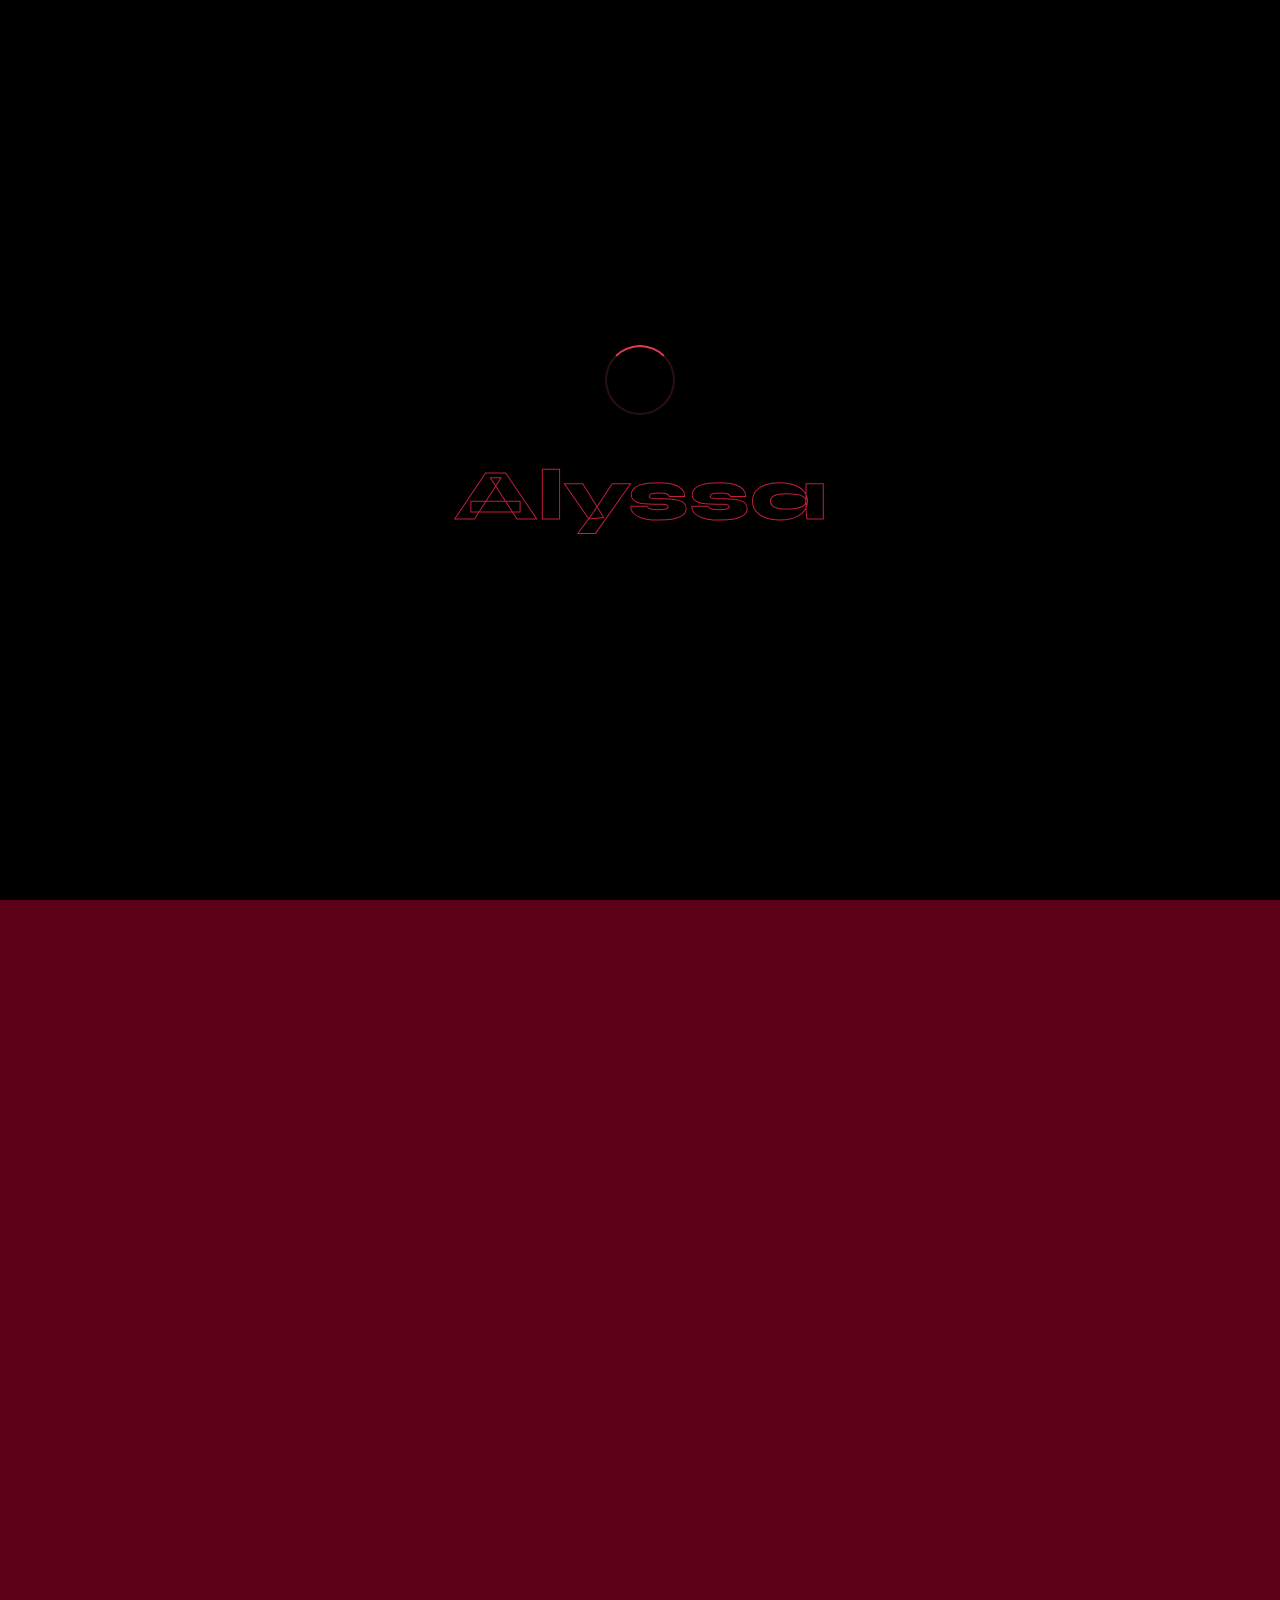
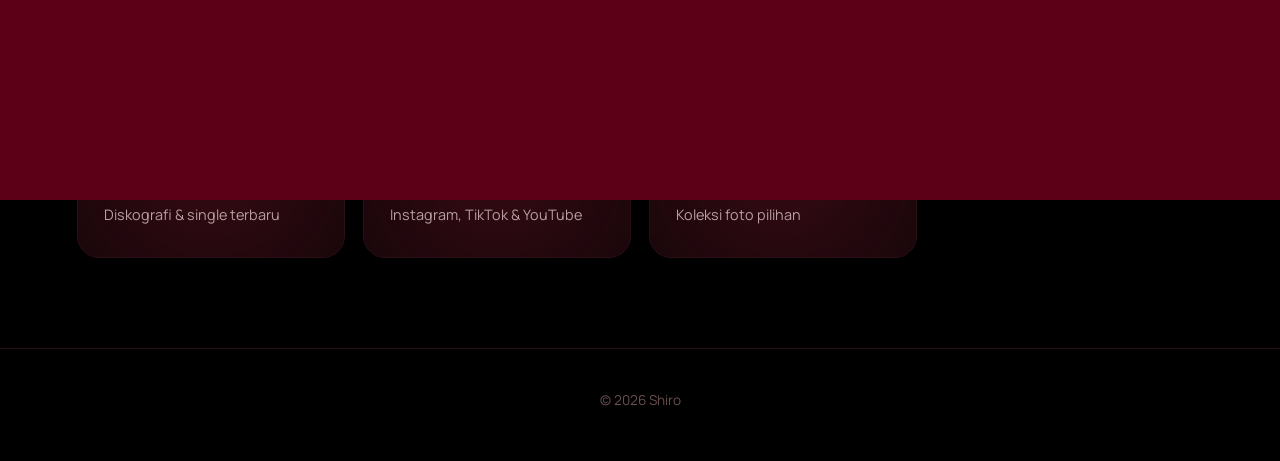
<file: index.html>
<!DOCTYPE html>
<html lang="id">
<head>
    <meta charset="UTF-8">
    <meta name="viewport" content="width=device-width, initial-scale=1.0, maximum-scale=5.0, viewport-fit=cover">
    <meta name="theme-color" content="#000000">
    <meta name="description" content="Website resmi Alyssa Ananta">
    <title>Alyssa Ananta — Beranda</title>
    <link rel="stylesheet" href="style.css">
</head>
<body>

<div class="preloader" id="preloader">
    <div class="preloader-ring"></div>
    <div class="preloader-text">Alyssa</div>
</div>

<div class="scroll-progress" id="scrollProgress"></div>
<div class="cursor-dot" id="cursorDot"></div>
<div class="cursor-ring" id="cursorRing"></div>

<nav id="navbar">
    <a href="index.html" class="logo magnetic">A</a>
    <button class="menu-toggle" id="menuToggle" aria-label="Menu">
        <span></span><span></span><span></span>
    </button>
    <ul id="navMenu">
        <li><a href="index.html" class="active">Beranda</a></li>
        <li><a href="karier.html">Karier</a></li>
        <li><a href="biodata.html">Biodata</a></li>
        <li><a href="favorite.html">Favorite</a></li>
        <li><a href="pencapaian.html">Pencapaian</a></li>
        <li><a href="lagu.html">Lagu</a></li>
        <li><a href="sosmed.html">Sosial</a></li>
        <li><a href="galeri.html">Galeri</a></li>
    </ul>
</nav>

<!-- HERO -->
<section class="hero">
    <div class="particles" id="particles"></div>

    <div class="hero-text-side">
        <h1>
            <span class="name">ALYSSA</span>
            <span class="surname">ANANTA</span>
        </h1>
        <p class="hero-subtitle">Content Creator · Streamer · Singer · Drifter</p>
        <p class="hero-desc">
            Lahir di Medan, 17 Desember 2002. Perjalanan dimulai dari video iseng di TikTok saat pandemi COVID-19. Kini menjadi salah satu figur perempuan paling dikenal di komunitas esports Indonesia.
        </p>
        <div class="hero-cta">
            <a href="karier.html" class="btn btn-primary magnetic">
                <span>Jelajahi Karier</span>
                <span class="arrow">→</span>
            </a>
            <a href="sosmed.html" class="btn btn-outline magnetic">
                <span>Sosial Media</span>
                <span class="arrow">→</span>
            </a>
        </div>
        <div class="hero-stats">
            <div class="hero-stat">
                <div class="num">2.51M</div>
                <div class="lbl">TikTok</div>
            </div>
            <div class="hero-stat">
                <div class="num">631K</div>
                <div class="lbl">Instagram</div>
            </div>
            <div class="hero-stat">
                <div class="num">265K</div>
                <div class="lbl">YouTube</div>
            </div>
        </div>
    </div>

    <div class="hero-photo-side">
        <div class="hero-photo-wrapper">
            <img src="foto/alyssa.jpg" alt="Alyssa Ananta" class="hero-photo">
        </div>
    </div>
</section>

<!-- QUICK LINKS -->
<section class="quick-links-section">
    <p class="section-title">Jelajahi</p>
    <div class="quick-links-grid">

        <a href="karier.html" class="quick-link magnetic">
            <div class="quick-link-icon">💼</div>
            <div class="quick-link-title">Karier</div>
            <div class="quick-link-desc">Perjalanan dari 2020 hingga sekarang</div>
            <div class="quick-link-arrow">→</div>
        </a>

        <a href="biodata.html" class="quick-link magnetic">
            <div class="quick-link-icon">📋</div>
            <div class="quick-link-title">Biodata</div>
            <div class="quick-link-desc">Data pribadi & profil lengkap</div>
            <div class="quick-link-arrow">→</div>
        </a>

        <a href="favorite.html" class="quick-link magnetic">
            <div class="quick-link-icon">💖</div>
            <div class="quick-link-title">Favorite</div>
            <div class="quick-link-desc">Makanan, lagu, mobil & lainnya</div>
            <div class="quick-link-arrow">→</div>
        </a>

        <a href="pencapaian.html" class="quick-link magnetic">
            <div class="quick-link-icon">🏆</div>
            <div class="quick-link-title">Pencapaian</div>
            <div class="quick-link-desc">Semua prestasi & milestone</div>
            <div class="quick-link-arrow">→</div>
        </a>

        <a href="lagu.html" class="quick-link magnetic">
            <div class="quick-link-icon">🎵</div>
            <div class="quick-link-title">Lagu</div>
            <div class="quick-link-desc">Diskografi & single terbaru</div>
            <div class="quick-link-arrow">→</div>
        </a>

        <a href="sosmed.html" class="quick-link magnetic">
            <div class="quick-link-icon">📱</div>
            <div class="quick-link-title">Sosial</div>
            <div class="quick-link-desc">Instagram, TikTok & YouTube</div>
            <div class="quick-link-arrow">→</div>
        </a>

        <a href="galeri.html" class="quick-link magnetic">
            <div class="quick-link-icon">📸</div>
            <div class="quick-link-title">Galeri</div>
            <div class="quick-link-desc">Koleksi foto pilihan</div>
            <div class="quick-link-arrow">→</div>
        </a>

    </div>
</section>

<footer>© 2026 Shiro</footer>

<script>
    window.addEventListener('load', () => {
        setTimeout(() => document.getElementById('preloader').classList.add('hidden'), 1400);
    });

    const menuToggle = document.getElementById('menuToggle');
    const navMenu = document.getElementById('navMenu');
    menuToggle.addEventListener('click', () => {
        menuToggle.classList.toggle('active');
        navMenu.classList.toggle('active');
    });
    navMenu.querySelectorAll('a').forEach(link => {
        link.addEventListener('click', () => {
            menuToggle.classList.remove('active');
            navMenu.classList.remove('active');
        });
    });

    const isTouchDevice = 'ontouchstart' in window || navigator.maxTouchPoints > 0;

    if (!isTouchDevice) {
        const cursorDot = document.getElementById('cursorDot');
        const cursorRing = document.getElementById('cursorRing');
        let mouseX = 0, mouseY = 0, ringX = 0, ringY = 0;
        document.addEventListener('mousemove', e => {
            mouseX = e.clientX; mouseY = e.clientY;
            cursorDot.style.left = mouseX + 'px';
            cursorDot.style.top = mouseY + 'px';
        });
        (function animate() {
            ringX += (mouseX - ringX) * 0.15;
            ringY += (mouseY - ringY) * 0.15;
            cursorRing.style.left = ringX + 'px';
            cursorRing.style.top = ringY + 'px';
            requestAnimationFrame(animate);
        })();
        document.querySelectorAll('a, button, .quick-link, .hero-photo-wrapper').forEach(el => {
            el.addEventListener('mouseenter', () => cursorRing.classList.add('hover'));
            el.addEventListener('mouseleave', () => cursorRing.classList.remove('hover'));
        });
    }

    window.addEventListener('scroll', () => {
        const p = (window.scrollY / (document.body.scrollHeight - window.innerHeight)) * 100;
        document.getElementById('scrollProgress').style.width = p + '%';
        const navbar = document.getElementById('navbar');
        if (window.scrollY > 80) navbar.classList.add('scrolled');
        else navbar.classList.remove('scrolled');
    }, { passive: true });

    const particlesContainer = document.getElementById('particles');
    const count = window.innerWidth < 600 ? 20 : 40;
    for (let i = 0; i < count; i++) {
        const p = document.createElement('div');
        p.className = 'particle';
        p.style.left = Math.random() * 100 + '%';
        p.style.bottom = '-10px';
        p.style.animationDuration = (8 + Math.random() * 12) + 's';
        p.style.animationDelay = Math.random() * 10 + 's';
        p.style.width = p.style.height = (1 + Math.random() * 3) + 'px';
        particlesContainer.appendChild(p);
    }

    const observer = new IntersectionObserver(entries => {
        entries.forEach(entry => {
            if (entry.isIntersecting) entry.target.classList.add('visible');
        });
    }, { threshold: 0.12 });
    document.querySelectorAll('.quick-link, .section-title').forEach(el => observer.observe(el));

    if (!isTouchDevice) {
        document.querySelectorAll('.magnetic').forEach(el => {
            el.addEventListener('mousemove', e => {
                const r = el.getBoundingClientRect();
                el.style.transform = `translate(${(e.clientX-r.left-r.width/2)*0.3}px,${(e.clientY-r.top-r.height/2)*0.3}px)`;
            });
            el.addEventListener('mouseleave', () => el.style.transform = '');
        });

        document.addEventListener('mousemove', e => {
            const photo = document.querySelector('.hero-photo-wrapper');
            if (!photo) return;
            const x = (e.clientX / window.innerWidth - 0.5) * 20;
            const y = (e.clientY / window.innerHeight - 0.5) * 20;
            photo.style.transform = `translate(${x}px, ${y}px)`;
        });
    }

    document.addEventListener('click', e => {
        if (e.target.closest('a') || isTouchDevice) return;
        for (let i = 0; i < 8; i++) {
            const dot = document.createElement('div');
            const colors = ['#c41e3a', '#800020', '#5c0018', '#e63950'];
            const color = colors[i % colors.length];
            dot.style.cssText = `position:fixed;left:${e.clientX}px;top:${e.clientY}px;width:6px;height:6px;background:${color};border-radius:50%;pointer-events:none;z-index:9998;transition:all 0.9s cubic-bezier(0.34,1.56,0.64,1);box-shadow:0 0 15px ${color};`;
            document.body.appendChild(dot);
            const angle = (Math.PI * 2 * i) / 8;
            const dist = 60 + Math.random() * 70;
            setTimeout(() => {
                dot.style.transform = `translate(${Math.cos(angle)*dist}px,${Math.sin(angle)*dist}px)`;
                dot.style.opacity = '0';
            }, 10);
            setTimeout(() => dot.remove(), 1000);
        }
    });
</script>

<script src="extra.js"></script>
</body>
</html>
</file>
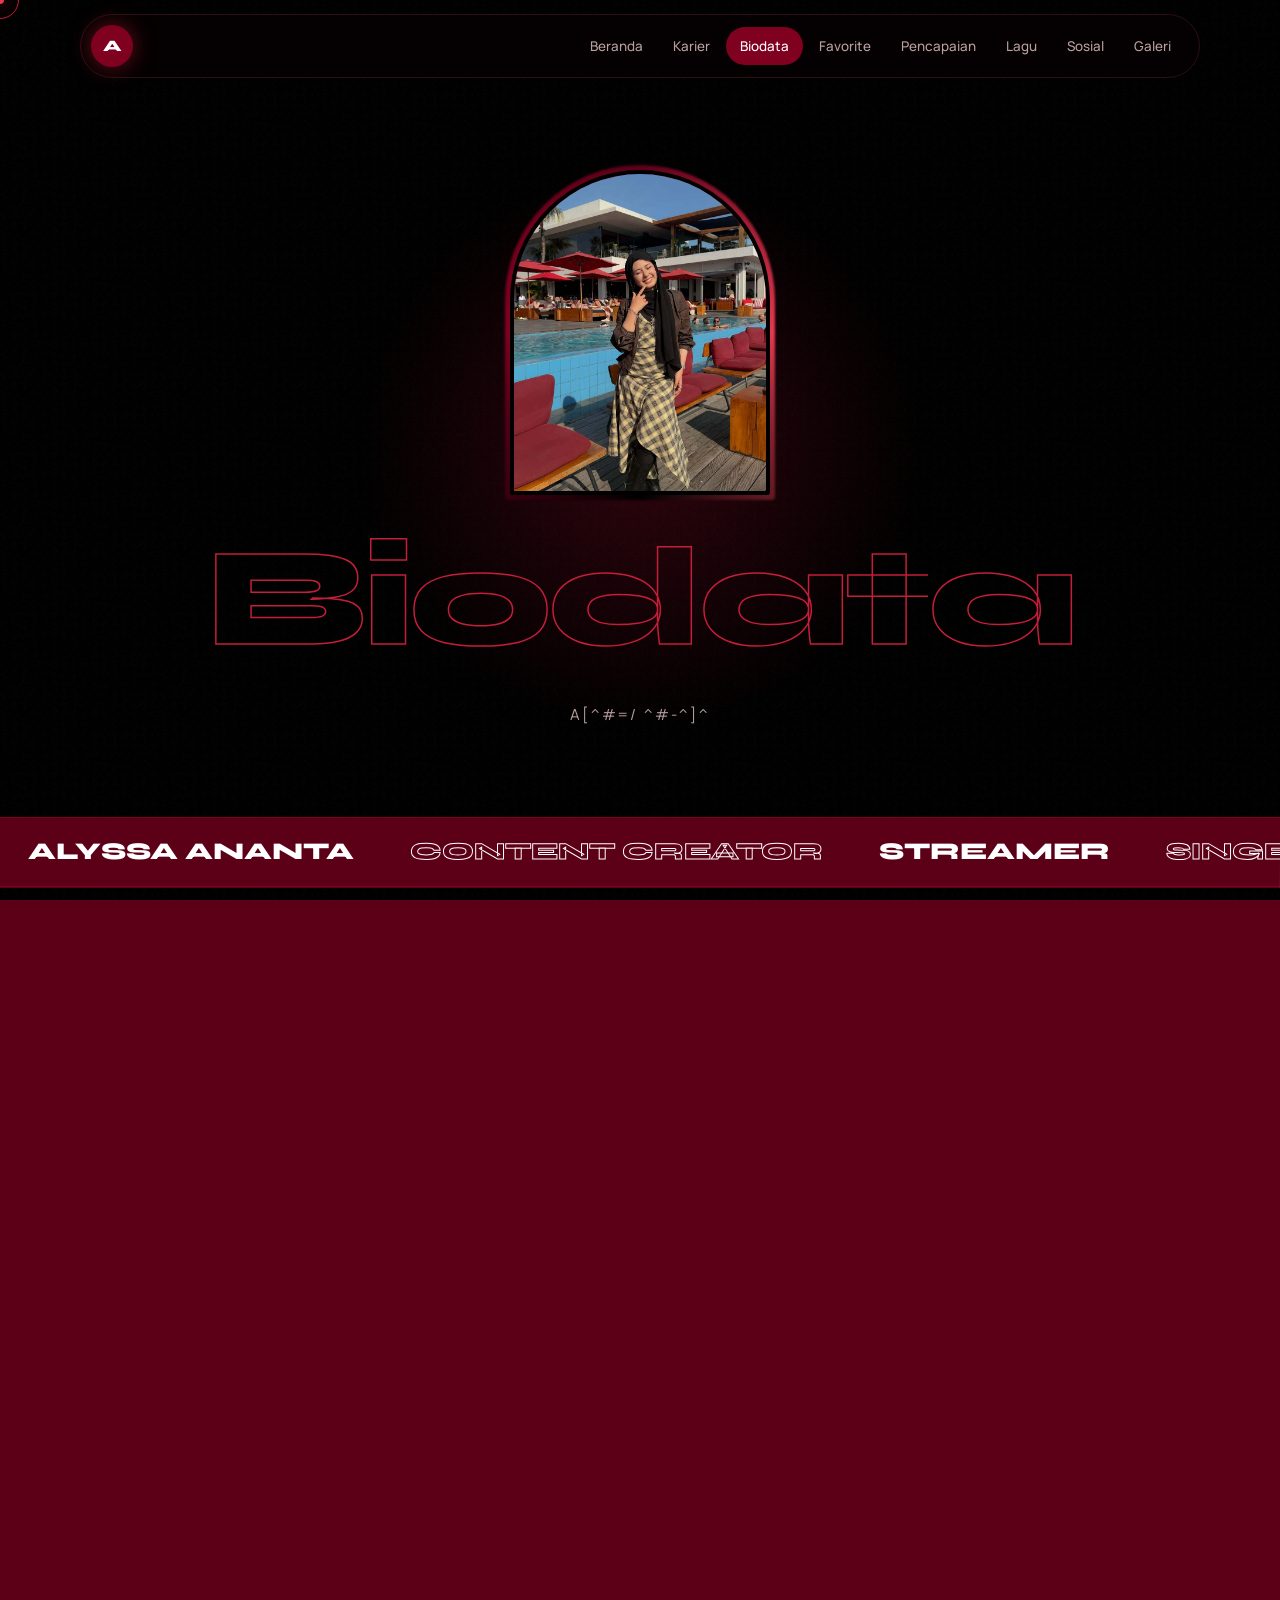
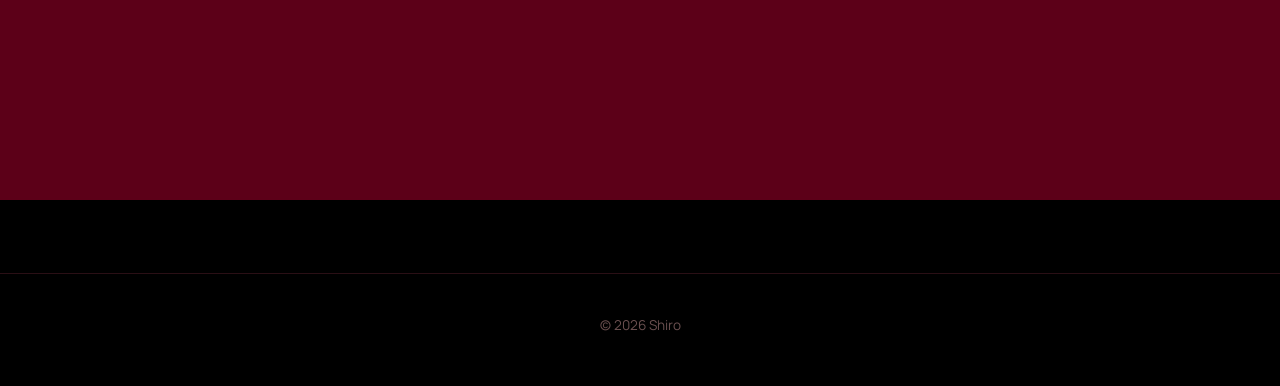
<file: biodata.html>
<!DOCTYPE html>
<html lang="id">
<head>
    <meta charset="UTF-8">
    <meta name="viewport" content="width=device-width, initial-scale=1.0, maximum-scale=5.0, viewport-fit=cover">
    <meta name="theme-color" content="#000000">
    <title>Biodata — Alyssa Ananta</title>
    <link rel="stylesheet" href="style.css">
</head>
<body>

<div class="preloader" id="preloader">
    <div class="preloader-ring"></div>
    <div class="preloader-text">Biodata</div>
</div>
<div class="scroll-progress" id="scrollProgress"></div>
<div class="cursor-dot" id="cursorDot"></div>
<div class="cursor-ring" id="cursorRing"></div>

<nav id="navbar">
    <a href="index.html" class="logo magnetic">A</a>
    <button class="menu-toggle" id="menuToggle" aria-label="Menu">
        <span></span><span></span><span></span>
    </button>
<ul id="navMenu">
    <li><a href="index.html">Beranda</a></li>
    <li><a href="karier.html">Karier</a></li>
    <li><a href="biodata.html">Biodata</a></li>
    <li><a href="favorite.html">Favorite</a></li>
    <li><a href="pencapaian.html">Pencapaian</a></li>
    <li><a href="lagu.html">Lagu</a></li>
    <li><a href="sosmed.html">Sosial</a></li>
    <li><a href="galeri.html">Galeri</a></li>
</ul>
</nav>

<section class="bio-hero">
    <div class="bio-photo-wrapper">
        <img src="foto/alyssa.jpg" alt="Alyssa Ananta" class="bio-photo">
    </div>
    <h1>Biodata</h1>
    <p class="bio-tagline">Alyssa Ananta</p>
</section>

<section class="bio-section">
    <div class="bio-simple-card">
        <div class="bio-item">
            <div class="bio-item-label">Nama Lengkap</div>
            <div class="bio-item-value">Alyssa Ananta</div>
        </div>
        <div class="bio-item">
            <div class="bio-item-label">Tanggal Lahir</div>
            <div class="bio-item-value">17 Desember 2002</div>
        </div>
        <div class="bio-item">
            <div class="bio-item-label">Tempat Lahir</div>
            <div class="bio-item-value">Medan, Sumatera Utara</div>
        </div>
        <div class="bio-item">
            <div class="bio-item-label">Domisili</div>
            <div class="bio-item-value">Jakarta, Indonesia</div>
        </div>
        <div class="bio-item">
            <div class="bio-item-label">Agama</div>
            <div class="bio-item-value">Islam</div>
        </div>
        <div class="bio-item">
            <div class="bio-item-label">Zodiak</div>
            <div class="bio-item-value">Sagitarius</div>
        </div>
        <div class="bio-item">
            <div class="bio-item-label">Profesi</div>
            <div class="bio-item-value">Content Creator, Streamer, Singer, Drifter</div>
        </div>
        <div class="bio-item">
            <div class="bio-item-label">Circle Streamer</div>
            <div class="bio-item-value">B2F dan KCG</div>
        </div>
        <div class="bio-item">
            <div class="bio-item-label">Mantan BA</div>
            <div class="bio-item-value">EVOS Esports (2023–2025)</div>
        </div>
        <div class="bio-item">
            <div class="bio-item-label">Hobi</div>
            <div class="bio-item-value">Gaming, Drifting, Traveling</div>
        </div>
        <div class="bio-item">
            <div class="bio-item-label">Instagram</div>
            <div class="bio-item-value">@alyssaanantaa</div>
        </div>
        <div class="bio-item">
            <div class="bio-item-label">TikTok</div>
            <div class="bio-item-value">@dxsh12</div>
        </div>
        <div class="bio-item">
            <div class="bio-item-label">YouTube</div>
            <div class="bio-item-value">@alyssaananta17</div>
        </div>
    </div>

    <div class="bio-quote">
        <p>"Cinta tidak selalu hadir dalam kemewahan, melainkan lewat rasa nyaman."</p>
        <p class="author">— Alyssa Ananta</p>
    </div>
</section>

<footer>© 2026 Shiro</footer>

<script>
    window.addEventListener('load', () => {
        setTimeout(() => document.getElementById('preloader').classList.add('hidden'), 1000);
    });

    const menuToggle = document.getElementById('menuToggle');
    const navMenu = document.getElementById('navMenu');
    menuToggle.addEventListener('click', () => {
        menuToggle.classList.toggle('active');
        navMenu.classList.toggle('active');
    });
    navMenu.querySelectorAll('a').forEach(link => {
        link.addEventListener('click', () => {
            menuToggle.classList.remove('active');
            navMenu.classList.remove('active');
        });
    });

    const isTouchDevice = 'ontouchstart' in window || navigator.maxTouchPoints > 0;

    if (!isTouchDevice) {
        const cursorDot = document.getElementById('cursorDot');
        const cursorRing = document.getElementById('cursorRing');
        let mouseX = 0, mouseY = 0, ringX = 0, ringY = 0;
        document.addEventListener('mousemove', e => {
            mouseX = e.clientX; mouseY = e.clientY;
            cursorDot.style.left = mouseX + 'px';
            cursorDot.style.top = mouseY + 'px';
        });
        (function animate() {
            ringX += (mouseX - ringX) * 0.15;
            ringY += (mouseY - ringY) * 0.15;
            cursorRing.style.left = ringX + 'px';
            cursorRing.style.top = ringY + 'px';
            requestAnimationFrame(animate);
        })();
        document.querySelectorAll('a, .bio-item').forEach(el => {
            el.addEventListener('mouseenter', () => cursorRing.classList.add('hover'));
            el.addEventListener('mouseleave', () => cursorRing.classList.remove('hover'));
        });
    }

    window.addEventListener('scroll', () => {
        const p = (window.scrollY / (document.body.scrollHeight - window.innerHeight)) * 100;
        document.getElementById('scrollProgress').style.width = p + '%';
        const navbar = document.getElementById('navbar');
        if (window.scrollY > 80) navbar.classList.add('scrolled');
        else navbar.classList.remove('scrolled');
    }, { passive: true });

    const observer = new IntersectionObserver(entries => {
        entries.forEach(e => { if (e.isIntersecting) e.target.classList.add('visible'); });
    }, { threshold: 0.15 });
    document.querySelectorAll('.bio-simple-card, .bio-quote').forEach(el => observer.observe(el));

    if (!isTouchDevice) {
        document.querySelectorAll('.magnetic').forEach(el => {
            el.addEventListener('mousemove', e => {
                const r = el.getBoundingClientRect();
                el.style.transform = `translate(${(e.clientX-r.left-r.width/2)*0.3}px,${(e.clientY-r.top-r.height/2)*0.3}px)`;
            });
            el.addEventListener('mouseleave', () => el.style.transform = '');
        });
    }

    document.addEventListener('click', e => {
        if (e.target.closest('a') || isTouchDevice) return;
        for (let i = 0; i < 8; i++) {
            const dot = document.createElement('div');
            const colors = ['#c41e3a', '#800020', '#5c0018', '#e63950'];
            const color = colors[i % colors.length];
            dot.style.cssText = `position:fixed;left:${e.clientX}px;top:${e.clientY}px;width:6px;height:6px;background:${color};border-radius:50%;pointer-events:none;z-index:9998;transition:all 0.9s cubic-bezier(0.34,1.56,0.64,1);box-shadow:0 0 15px ${color};`;
            document.body.appendChild(dot);
            const angle = (Math.PI * 2 * i) / 8;
            const dist = 60 + Math.random() * 70;
            setTimeout(() => {
                dot.style.transform = `translate(${Math.cos(angle)*dist}px,${Math.sin(angle)*dist}px)`;
                dot.style.opacity = '0';
            }, 10);
            setTimeout(() => dot.remove(), 1000);
        }
    });
</script>

<script src="extra.js"></script>
</body>
</html>
</file>
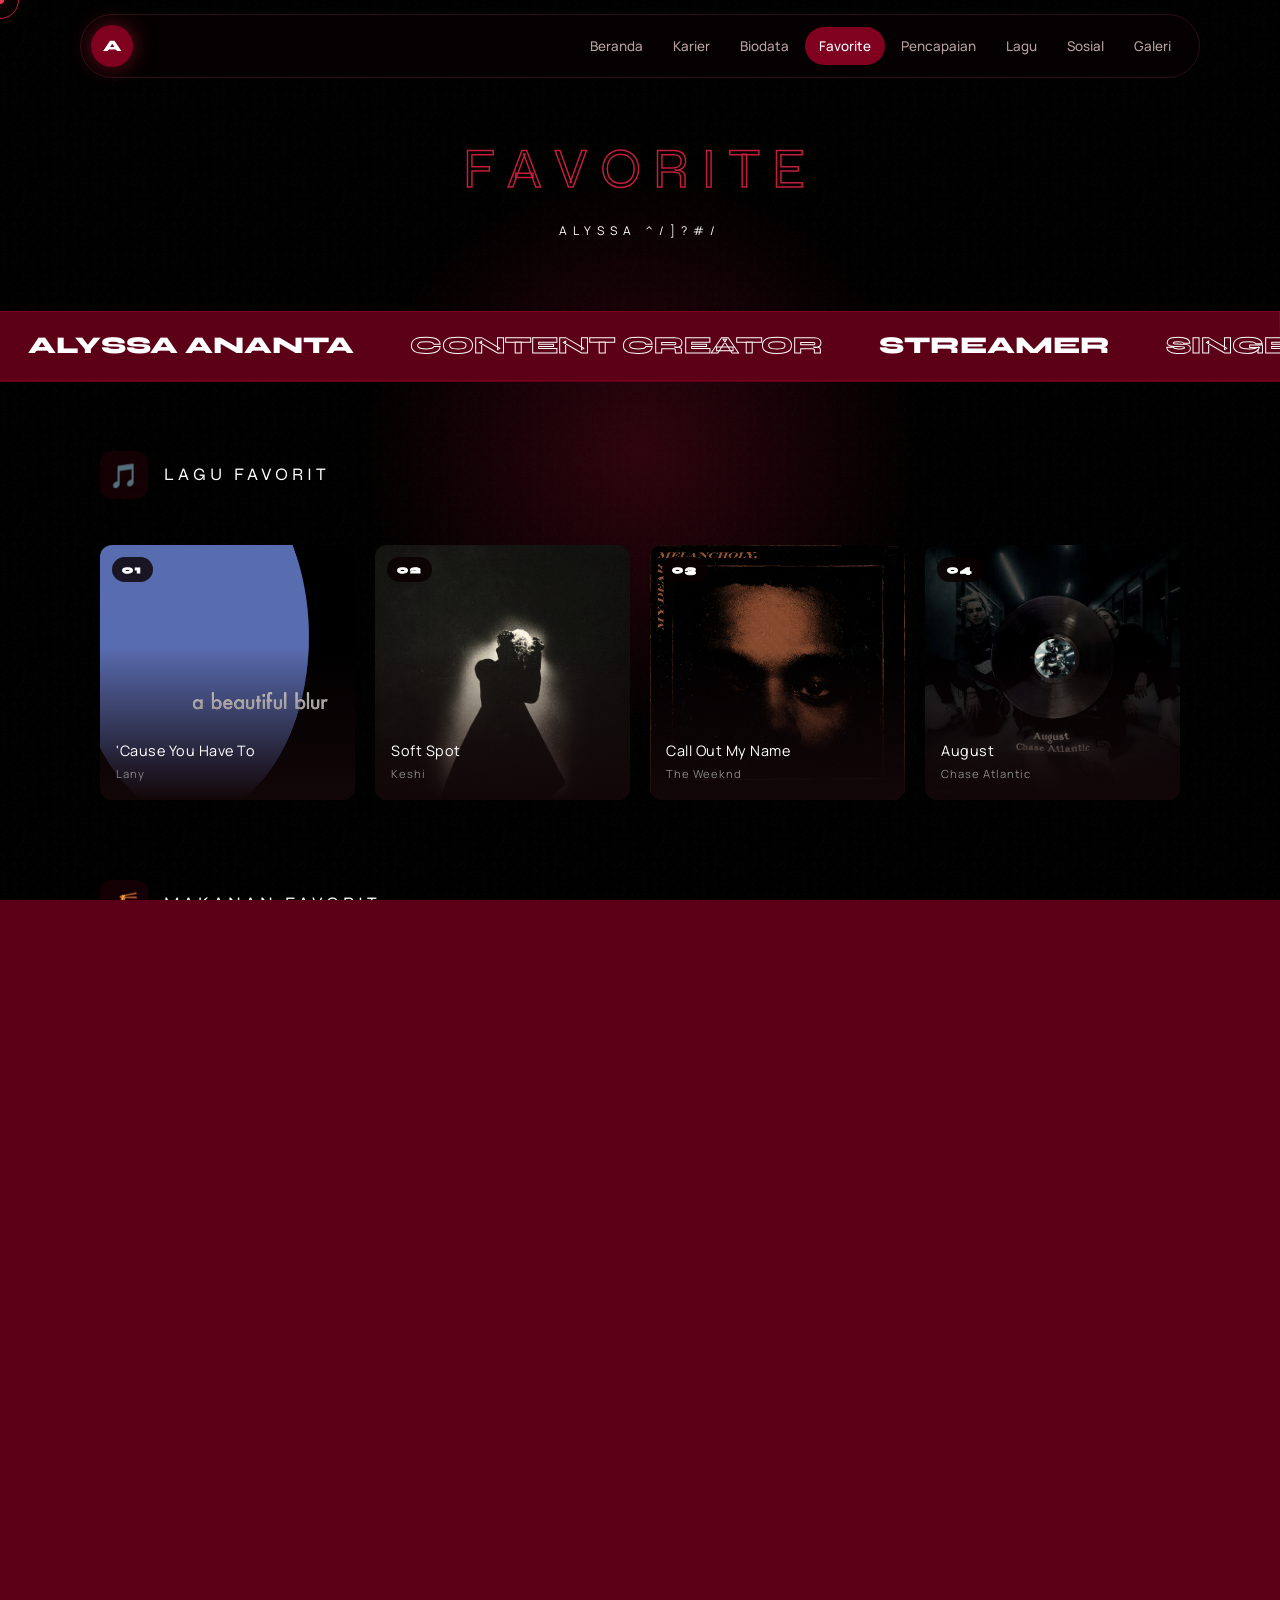
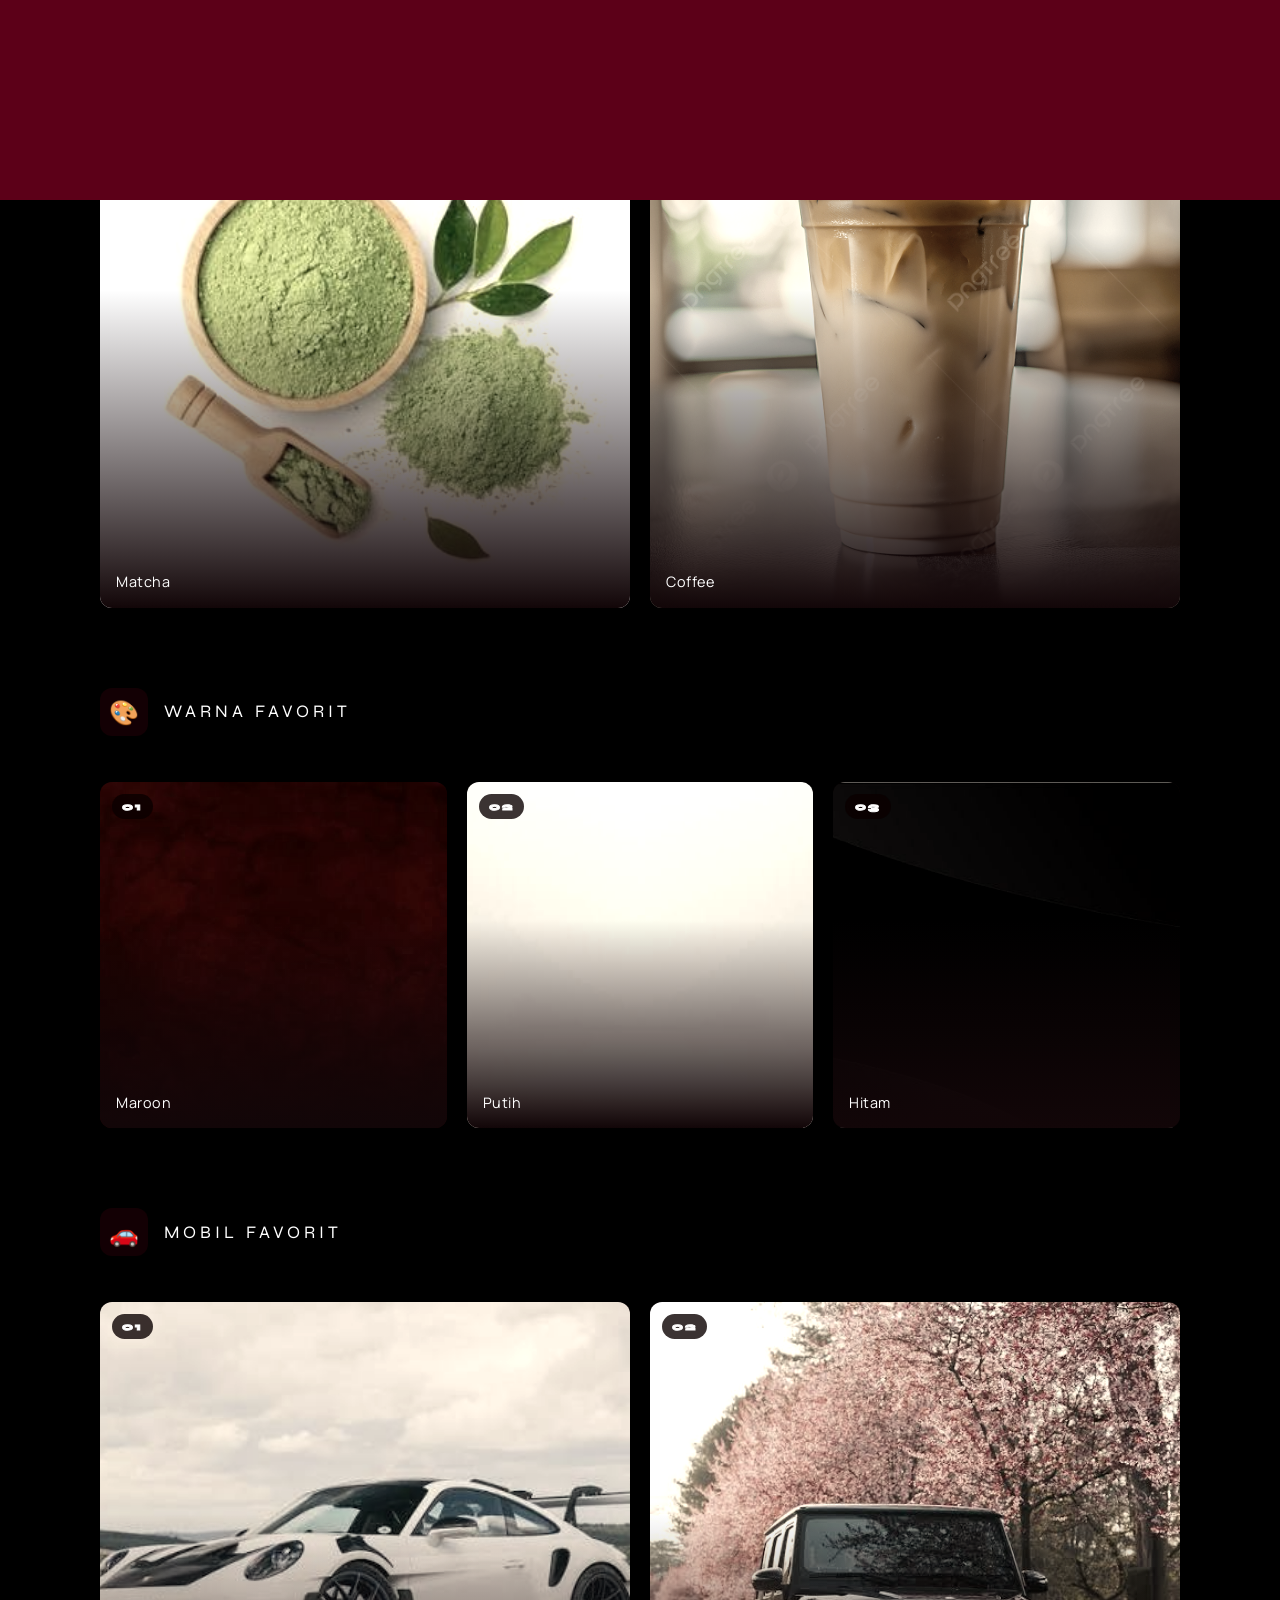
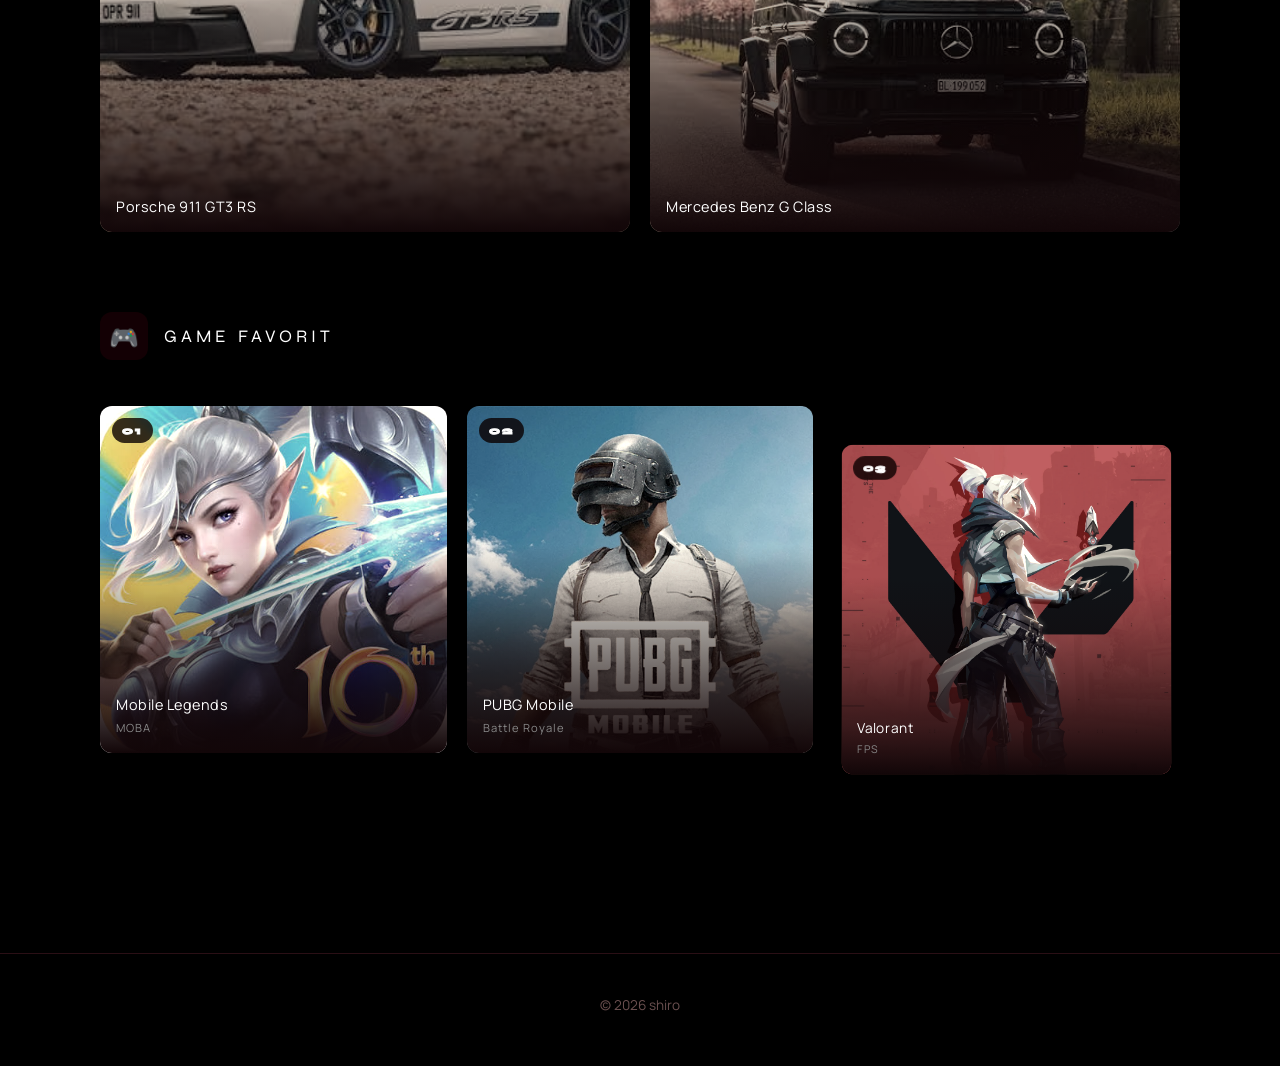
<file: favorite.html>
<!DOCTYPE html>
<html lang="id">
<head>
    <meta charset="UTF-8">
    <meta name="viewport" content="width=device-width, initial-scale=1.0, maximum-scale=5.0, viewport-fit=cover">
    <meta name="theme-color" content="#000000">
    <title>Favorite — Alyssa Ananta</title>
    <link rel="stylesheet" href="style.css">
    <style>
        /* ===== FAVORITE PAGE ===== */
        .fav-hero {
            padding: 140px 60px 40px;
            text-align: center;
        }

        .fav-hero h1 {
            font-size: clamp(2rem, 5vw, 3.5rem);
            font-weight: 200;
            letter-spacing: 12px;
            text-transform: uppercase;
            margin-bottom: 12px;
            animation: fadeUp 1s 0.3s both;
        }

        .fav-hero .fav-subtitle {
            font-size: 0.75rem;
            letter-spacing: 6px;
            color: var(--maroon-bright);
            text-transform: uppercase;
            animation: fadeUp 1s 0.5s both;
            text-shadow: 0 0 20px var(--maroon-glow);
        }

        .fav-section {
            padding: 40px 60px 120px;
            max-width: 1200px;
            margin: 0 auto;
        }

        /* KATEGORI SECTION */
        .fav-category-block {
            margin-bottom: 80px;
            opacity: 0;
            transform: translateY(40px);
            transition: opacity 1s cubic-bezier(0.34, 1.56, 0.64, 1),
                        transform 1s cubic-bezier(0.34, 1.56, 0.64, 1);
        }

        .fav-category-block.visible {
            opacity: 1;
            transform: translateY(0);
        }

        .fav-category-header {
            display: flex;
            align-items: center;
            gap: 16px;
            margin-bottom: 30px;
            padding-bottom: 16px;
            border-bottom: 1px solid var(--border-subtle);
            position: relative;
        }

        .fav-category-header::after {
            content: '';
            position: absolute;
            bottom: -1px;
            left: 0;
            width: 0;
            height: 1px;
            background: var(--maroon-bright);
            box-shadow: 0 0 15px var(--maroon-glow);
            transition: width 1.5s 0.5s;
        }

        .fav-category-block.visible .fav-category-header::after {
            width: 100px;
        }

        .fav-cat-icon {
            width: 48px;
            height: 48px;
            display: flex;
            align-items: center;
            justify-content: center;
            font-size: 1.5rem;
            border-radius: 12px;
            background: rgba(128, 0, 32, 0.15);
            border: 1px solid var(--maroon);
            box-shadow: 0 0 25px var(--maroon-soft-glow);
            flex-shrink: 0;
            transition: transform 0.4s cubic-bezier(0.34, 1.56, 0.64, 1);
        }

        .fav-category-block:hover .fav-cat-icon {
            transform: scale(1.1) rotate(-8deg);
            box-shadow: 0 0 40px var(--maroon-glow);
        }

        .fav-cat-title {
            font-size: 1.1rem;
            font-weight: 300;
            letter-spacing: 4px;
            text-transform: uppercase;
            transition: color 0.3s, text-shadow 0.3s;
        }

        .fav-category-block:hover .fav-cat-title {
            color: var(--maroon-bright);
            text-shadow: 0 0 25px var(--maroon-glow);
        }

        /* GRID FOTO PER ITEM */
        .fav-items-grid {
            display: grid;
            grid-template-columns: repeat(auto-fit, minmax(180px, 1fr));
            gap: 20px;
        }

        .fav-item {
            background: linear-gradient(135deg, #0a0000 0%, #120608 100%);
            border: 1px solid var(--border-subtle);
            border-radius: 12px;
            overflow: hidden;
            position: relative;
            transition: all 0.5s cubic-bezier(0.34, 1.56, 0.64, 1);
            cursor: pointer;
            opacity: 0;
            transform: translateY(30px) scale(0.95);
        }

        .fav-item.visible {
            opacity: 1;
            transform: translateY(0) scale(1);
        }

        .fav-item::before {
            content: '';
            position: absolute;
            top: 0; left: -100%;
            width: 100%;
            height: 100%;
            background: linear-gradient(90deg, transparent, rgba(196, 30, 58, 0.2), transparent);
            transition: left 0.7s;
            z-index: 3;
            pointer-events: none;
        }

        .fav-item:hover::before { left: 100%; }

        .fav-item:hover {
            border-color: var(--maroon-bright);
            transform: translateY(-8px) scale(1.03);
            box-shadow: 0 25px 60px rgba(0,0,0,0.9), 0 0 50px var(--maroon-glow);
        }

        /* FOTO ITEM */
        .fav-item-image {
            width: 100%;
            aspect-ratio: 1;
            position: relative;
            overflow: hidden;
        }

        .fav-item-image img {
            width: 100%;
            height: 100%;
            object-fit: cover;
            filter: grayscale(40%) sepia(20%) contrast(1.05);
            transition: filter 0.6s, transform 0.8s cubic-bezier(0.34, 1.56, 0.64, 1);
        }

        .fav-item:hover .fav-item-image img {
            filter: grayscale(0%) sepia(0%) contrast(1);
            transform: scale(1.15);
        }

        /* Overlay gradient */
        .fav-item-image::after {
            content: '';
            position: absolute;
            bottom: 0;
            left: 0;
            width: 100%;
            height: 60%;
            background: linear-gradient(to top, #120608 0%, transparent 100%);
            pointer-events: none;
        }

        /* LABEL ITEM */
        .fav-item-label {
            position: absolute;
            bottom: 0;
            left: 0;
            width: 100%;
            padding: 16px;
            z-index: 2;
            transition: transform 0.4s cubic-bezier(0.34, 1.56, 0.64, 1);
        }

        .fav-item:hover .fav-item-label {
            transform: translateY(-6px);
        }

        .fav-item-name {
            font-size: 0.9rem;
            font-weight: 400;
            letter-spacing: 0.5px;
            color: #fff;
            line-height: 1.3;
            transition: color 0.3s, text-shadow 0.3s;
        }

        .fav-item:hover .fav-item-name {
            color: var(--maroon-bright);
            text-shadow: 0 0 20px var(--maroon-glow);
        }

        .fav-item-sub {
            font-size: 0.7rem;
            color: #888;
            margin-top: 4px;
            letter-spacing: 1px;
            transition: color 0.3s;
        }

        .fav-item:hover .fav-item-sub { color: #bbb; }

        /* Nomor urut */
        .fav-item-number {
            position: absolute;
            top: 12px;
            left: 12px;
            font-size: 0.65rem;
            letter-spacing: 2px;
            color: var(--maroon-bright);
            padding: 4px 10px;
            border: 1px solid var(--maroon);
            border-radius: 20px;
            background: rgba(10, 0, 0, 0.8);
            backdrop-filter: blur(10px);
            -webkit-backdrop-filter: blur(10px);
            z-index: 2;
            transition: all 0.3s;
        }

        .fav-item:hover .fav-item-number {
            background: var(--maroon);
            box-shadow: 0 0 20px var(--maroon-glow);
            letter-spacing: 3px;
        }

        /* RESPONSIVE */
        @media (max-width: 900px) {
            .fav-hero { padding: 120px 24px 30px; }
            .fav-section { padding: 30px 24px 80px; }
            .fav-items-grid {
                grid-template-columns: repeat(2, 1fr);
                gap: 14px;
            }
            .fav-category-block { margin-bottom: 60px; }
            .fav-cat-title { font-size: 0.95rem; letter-spacing: 3px; }
            .fav-cat-icon { width: 42px; height: 42px; font-size: 1.3rem; }
        }

        @media (max-width: 600px) {
            .fav-hero { padding: 100px 18px 20px; }
            .fav-hero h1 { letter-spacing: 6px; }
            .fav-hero .fav-subtitle { letter-spacing: 4px; font-size: 0.65rem; }
            .fav-section { padding: 20px 18px 60px; }
            .fav-items-grid {
                grid-template-columns: repeat(2, 1fr);
                gap: 10px;
            }
            .fav-category-block { margin-bottom: 50px; }
            .fav-cat-title { font-size: 0.85rem; letter-spacing: 2px; }
            .fav-item-name { font-size: 0.75rem; }
            .fav-item-sub { font-size: 0.6rem; }
            .fav-item-number { font-size: 0.55rem; padding: 3px 8px; }
        }

        @media (max-width: 400px) {
            .fav-items-grid { grid-template-columns: 1fr; }
        }
    </style>
</head>
<body>

<div class="preloader" id="preloader">
    <div class="preloader-ring"></div>
    <div class="preloader-text">Favorite</div>
</div>
<div class="scroll-progress" id="scrollProgress"></div>
<div class="cursor-dot" id="cursorDot"></div>
<div class="cursor-ring" id="cursorRing"></div>

<nav id="navbar">
    <a href="index.html" class="logo magnetic">A</a>
    <button class="menu-toggle" id="menuToggle" aria-label="Menu">
        <span></span><span></span><span></span>
    </button>
<ul id="navMenu">
    <li><a href="index.html">Beranda</a></li>
    <li><a href="karier.html">Karier</a></li>
    <li><a href="biodata.html">Biodata</a></li>
    <li><a href="favorite.html">Favorite</a></li>
    <li><a href="pencapaian.html">Pencapaian</a></li>
    <li><a href="lagu.html">Lagu</a></li>
    <li><a href="sosmed.html">Sosial</a></li>
    <li><a href="galeri.html">Galeri</a></li>
</ul>
</nav>

<section class="fav-hero">
    <h1>Favorite</h1>
    <p class="fav-subtitle">Alyssa Ananta</p>
</section>

<section class="fav-section">

    <!-- ===== LAGU ===== -->
    <div class="fav-category-block">
        <div class="fav-category-header">
            <div class="fav-cat-icon">🎵</div>
            <div class="fav-cat-title">Lagu Favorit</div>
        </div>
        <div class="fav-items-grid">
            <div class="fav-item">
                <div class="fav-item-number">01</div>
                <div class="fav-item-image">
                    <img src="foto/lagu1.jpg" alt="Armada" loading="lazy">
                </div>
                <div class="fav-item-label">
                    <div class="fav-item-name">'Cause You Have To</div>
                    <div class="fav-item-sub">Lany</div>
                </div>
            </div>
            <div class="fav-item">
                <div class="fav-item-number">02</div>
                <div class="fav-item-image">
                    <img src="foto/lagu2.jpg" alt="Tulus" loading="lazy">
                </div>
                <div class="fav-item-label">
                    <div class="fav-item-name">Soft Spot</div>
                    <div class="fav-item-sub">Keshi</div>
                </div>
            </div>
            <div class="fav-item">
                <div class="fav-item-number">03</div>
                <div class="fav-item-image">
                    <img src="foto/lagu3.jpg" alt="Bruno Mars" loading="lazy">
                </div>
                <div class="fav-item-label">
                    <div class="fav-item-name">Call Out My Name</div>
                    <div class="fav-item-sub">The Weeknd</div>
                </div>
            </div>
            <div class="fav-item">
                <div class="fav-item-number">04</div>
                <div class="fav-item-image">
                    <img src="foto/lagu4.jpg" alt="Nadin Amizah" loading="lazy">
                </div>
                <div class="fav-item-label">
                    <div class="fav-item-name">August</div>
                    <div class="fav-item-sub">Chase Atlantic</div>
                </div>
            </div>
        </div>
    </div>

        <div class="fav-category-block">
        <div class="fav-category-header">
            <div class="fav-cat-icon">🍜</div>
            <div class="fav-cat-title">Makanan Favorit</div>
        </div>
        <div class="fav-items-grid">
            <div class="fav-item">
                <div class="fav-item-number">01</div>
                <div class="fav-item-image">
                    <img src="foto/makanan1.jpg" alt="Mie Ayam Pangsit" loading="lazy">
                </div>
                <div class="fav-item-label">
                    <div class="fav-item-name">Sushi</div>
                </div>
            </div>
            <div class="fav-item">
                <div class="fav-item-number">02</div>
                <div class="fav-item-image">
                    <img src="foto/makanan2.jpg" alt="Bakso Urat" loading="lazy">
                </div>
                <div class="fav-item-label">
                    <div class="fav-item-name">Mie Gacoan</div>
                </div>
            </div>
        </div>
    </div>

    <!-- ===== MINUMAN ===== -->
    <div class="fav-category-block">
        <div class="fav-category-header">
            <div class="fav-cat-icon">🧋</div>
            <div class="fav-cat-title">Minuman Favorit</div>
        </div>
        <div class="fav-items-grid">
            <div class="fav-item">
                <div class="fav-item-number">01</div>
                <div class="fav-item-image">
                    <img src="foto/minuman1.jpg" alt="Es Teh Manis" loading="lazy">
                </div>
                <div class="fav-item-label">
                    <div class="fav-item-name">Matcha</div>
                </div>
            </div>
            <div class="fav-item">
                <div class="fav-item-number">02</div>
                <div class="fav-item-image">
                    <img src="foto/minuman2.jpg" alt="Boba Brown Sugar" loading="lazy">
                </div>
                <div class="fav-item-label">
                    <div class="fav-item-name">Coffee</div>
                </div>
            </div>
        </div>
    </div>

    <!-- ===== WARNA ===== -->
    <div class="fav-category-block">
        <div class="fav-category-header">
            <div class="fav-cat-icon">🎨</div>
            <div class="fav-cat-title">Warna Favorit</div>
        </div>
        <div class="fav-items-grid">
            <div class="fav-item">
                <div class="fav-item-number">01</div>
                <div class="fav-item-image">
                    <img src="foto/warna1.jpg" alt="Maroon" loading="lazy">
                </div>
                <div class="fav-item-label">
                    <div class="fav-item-name">Maroon</div>
                </div>
            </div>
            <div class="fav-item">
                <div class="fav-item-number">02</div>
                <div class="fav-item-image">
                    <img src="foto/warna2.jpg" alt="Hitam" loading="lazy">
                </div>
                <div class="fav-item-label">
                    <div class="fav-item-name">Putih</div>
                </div>
            </div>
            <div class="fav-item">
                <div class="fav-item-number">03</div>
                <div class="fav-item-image">
                    <img src="foto/warna3.jpg" alt="Putih" loading="lazy">
                </div>
                <div class="fav-item-label">
                    <div class="fav-item-name">Hitam</div>
                </div>
            </div>
        </div>
    </div>

    <!-- ===== MOBIL ===== -->
    <div class="fav-category-block">
        <div class="fav-category-header">
            <div class="fav-cat-icon">🚗</div>
            <div class="fav-cat-title">Mobil Favorit</div>
        </div>
        <div class="fav-items-grid">
            <div class="fav-item">
                <div class="fav-item-number">01</div>
                <div class="fav-item-image">
                    <img src="foto/mobil1.jpg" alt="Subaru BRZ" loading="lazy">
                </div>
                <div class="fav-item-label">
                    <div class="fav-item-name">Porsche 911 GT3 RS</div>
                </div>
            </div>
            <div class="fav-item">
                <div class="fav-item-number">02</div>
                <div class="fav-item-image">
                    <img src="foto/mobil2.jpg" alt="Nissan Silvia S15" loading="lazy">
                </div>
                <div class="fav-item-label">
                    <div class="fav-item-name">Mercedes Benz G Class</div>
                </div>
            </div>
        </div>
    </div>

    <!-- ===== GAME ===== -->
    <div class="fav-category-block">
        <div class="fav-category-header">
            <div class="fav-cat-icon">🎮</div>
            <div class="fav-cat-title">Game Favorit</div>
        </div>
        <div class="fav-items-grid">
            <div class="fav-item">
                <div class="fav-item-number">01</div>
                <div class="fav-item-image">
                    <img src="foto/game1.jpg" alt="Mobile Legends" loading="lazy">
                </div>
                <div class="fav-item-label">
                    <div class="fav-item-name">Mobile Legends</div>
                    <div class="fav-item-sub">MOBA</div>
                </div>
            </div>
            <div class="fav-item">
                <div class="fav-item-number">02</div>
                <div class="fav-item-image">
                    <img src="foto/game2.jpg" alt="PUBG Mobile" loading="lazy">
                </div>
                <div class="fav-item-label">
                    <div class="fav-item-name">PUBG Mobile</div>
                    <div class="fav-item-sub">Battle Royale</div>
                </div>
            </div>
            <div class="fav-item">
                <div class="fav-item-number">03</div>
                <div class="fav-item-image">
                    <img src="foto/game3.jpg" alt="Valorant" loading="lazy">
                </div>
                <div class="fav-item-label">
                    <div class="fav-item-name">Valorant</div>
                    <div class="fav-item-sub">FPS</div>
                </div>
            </div>
        </div>
    </div>

</section>

<footer>© 2026 shiro</footer>

<script>
    window.addEventListener('load', () => {
        setTimeout(() => document.getElementById('preloader').classList.add('hidden'), 1000);
    });

    const menuToggle = document.getElementById('menuToggle');
    const navMenu = document.getElementById('navMenu');
    menuToggle.addEventListener('click', () => {
        menuToggle.classList.toggle('active');
        navMenu.classList.toggle('active');
    });
    navMenu.querySelectorAll('a').forEach(link => {
        link.addEventListener('click', () => {
            menuToggle.classList.remove('active');
            navMenu.classList.remove('active');
        });
    });

    const isTouchDevice = 'ontouchstart' in window || navigator.maxTouchPoints > 0;

    if (!isTouchDevice) {
        const cursorDot = document.getElementById('cursorDot');
        const cursorRing = document.getElementById('cursorRing');
        let mouseX = 0, mouseY = 0, ringX = 0, ringY = 0;
        document.addEventListener('mousemove', e => {
            mouseX = e.clientX; mouseY = e.clientY;
            cursorDot.style.left = mouseX + 'px';
            cursorDot.style.top = mouseY + 'px';
        });
        (function animate() {
            ringX += (mouseX - ringX) * 0.15;
            ringY += (mouseY - ringY) * 0.15;
            cursorRing.style.left = ringX + 'px';
            cursorRing.style.top = ringY + 'px';
            requestAnimationFrame(animate);
        })();
        document.querySelectorAll('a, .fav-item').forEach(el => {
            el.addEventListener('mouseenter', () => cursorRing.classList.add('hover'));
            el.addEventListener('mouseleave', () => cursorRing.classList.remove('hover'));
        });
    }

    window.addEventListener('scroll', () => {
        const p = (window.scrollY / (document.body.scrollHeight - window.innerHeight)) * 100;
        document.getElementById('scrollProgress').style.width = p + '%';
        const navbar = document.getElementById('navbar');
        if (window.scrollY > 80) navbar.classList.add('scrolled');
        else navbar.classList.remove('scrolled');
    }, { passive: true });

    // Observer untuk kategori block
    const catObserver = new IntersectionObserver(entries => {
        entries.forEach(e => { if (e.isIntersecting) e.target.classList.add('visible'); });
    }, { threshold: 0.1 });
    document.querySelectorAll('.fav-category-block').forEach(el => catObserver.observe(el));

    // Observer untuk item
    const itemObserver = new IntersectionObserver(entries => {
        entries.forEach((e, i) => {
            if (e.isIntersecting) {
                setTimeout(() => e.target.classList.add('visible'), i * 80);
            }
        });
    }, { threshold: 0.15 });
    document.querySelectorAll('.fav-item').forEach(el => itemObserver.observe(el));

    if (!isTouchDevice) {
        document.querySelectorAll('.magnetic').forEach(el => {
            el.addEventListener('mousemove', e => {
                const r = el.getBoundingClientRect();
                el.style.transform = `translate(${(e.clientX-r.left-r.width/2)*0.3}px,${(e.clientY-r.top-r.height/2)*0.3}px)`;
            });
            el.addEventListener('mouseleave', () => el.style.transform = '');
        });

        document.querySelectorAll('.fav-item').forEach(card => {
            card.addEventListener('mousemove', e => {
                const rect = card.getBoundingClientRect();
                const x = e.clientX - rect.left;
                const y = e.clientY - rect.top;
                const rotateX = ((y - rect.height / 2) / rect.height) * -8;
                const rotateY = ((x - rect.width / 2) / rect.width) * 8;
                card.style.transform = `perspective(1000px) rotateX(${rotateX}deg) rotateY(${rotateY}deg) translateY(-8px) scale(1.03)`;
            });
            card.addEventListener('mouseleave', () => card.style.transform = '');
        });
    }

    document.addEventListener('click', e => {
        if (e.target.closest('a') || isTouchDevice) return;
        for (let i = 0; i < 8; i++) {
            const dot = document.createElement('div');
            const colors = ['#c41e3a', '#800020', '#5c0018', '#e63950'];
            const color = colors[i % colors.length];
            dot.style.cssText = `position:fixed;left:${e.clientX}px;top:${e.clientY}px;width:6px;height:6px;background:${color};border-radius:50%;pointer-events:none;z-index:9998;transition:all 0.9s cubic-bezier(0.34,1.56,0.64,1);box-shadow:0 0 15px ${color};`;
            document.body.appendChild(dot);
            const angle = (Math.PI * 2 * i) / 8;
            const dist = 60 + Math.random() * 70;
            setTimeout(() => {
                dot.style.transform = `translate(${Math.cos(angle)*dist}px,${Math.sin(angle)*dist}px)`;
                dot.style.opacity = '0';
            }, 10);
            setTimeout(() => dot.remove(), 1000);
        }
    });
</script>

<script src="extra.js"></script>
</body>
</html>
</file>
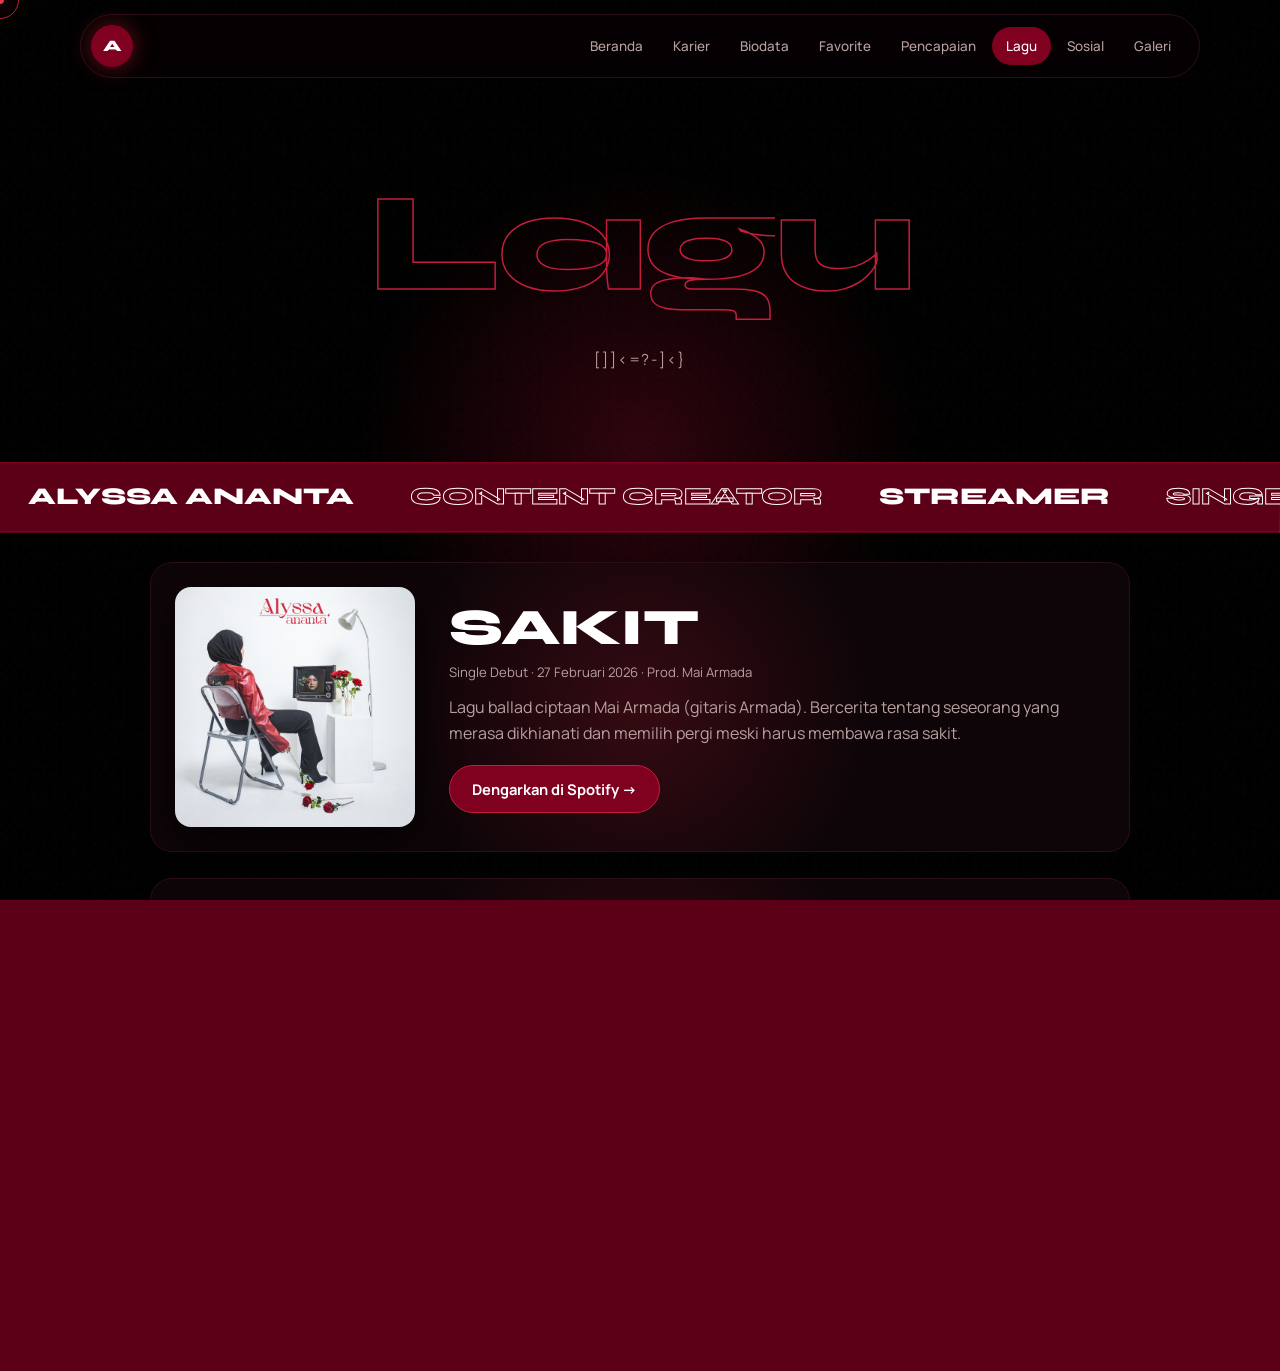
<file: lagu.html>
<!DOCTYPE html>
<html lang="id">
<head>
    <meta charset="UTF-8">
    <meta name="viewport" content="width=device-width, initial-scale=1.0, maximum-scale=5.0, viewport-fit=cover">
    <meta name="theme-color" content="#000000">
    <title>Lagu — Alyssa Ananta</title>
    <link rel="stylesheet" href="style.css">
</head>
<body>

<div class="preloader" id="preloader">
    <div class="preloader-ring"></div>
    <div class="preloader-text">Lagu</div>
</div>
<div class="scroll-progress" id="scrollProgress"></div>
<div class="cursor-dot" id="cursorDot"></div>
<div class="cursor-ring" id="cursorRing"></div>

<nav id="navbar">
    <a href="index.html" class="logo magnetic">A</a>
    <button class="menu-toggle" id="menuToggle" aria-label="Menu">
        <span></span><span></span><span></span>
    </button>
<ul id="navMenu">
    <li><a href="index.html">Beranda</a></li>
    <li><a href="karier.html">Karier</a></li>
    <li><a href="biodata.html">Biodata</a></li>
    <li><a href="favorite.html">Favorite</a></li>
    <li><a href="pencapaian.html">Pencapaian</a></li>
    <li><a href="lagu.html">Lagu</a></li>
    <li><a href="sosmed.html">Sosial</a></li>
    <li><a href="galeri.html">Galeri</a></li>
</ul>

</nav>

<section class="page-hero">
    <h1>Lagu</h1>
    <p class="page-subtitle">Diskografi</p>
</section>

<section class="lagu-hero" style="padding-top:0;">
    <div class="lagu-list">
        <a href="https://open.spotify.com/search/SAKIT%20Alyssa%20Ananta" target="_blank" rel="noopener" class="lagu-card">
            <div class="lagu-cover"><img src="foto/musik1.jpg" alt="SAKIT" loading="lazy"></div>
            <div class="lagu-detail">
                <h3>SAKIT</h3>
                <p class="meta">Single Debut · 27 Februari 2026 · Prod. Mai Armada</p>
                <p>Lagu ballad ciptaan Mai Armada (gitaris Armada). Bercerita tentang seseorang yang merasa dikhianati dan memilih pergi meski harus membawa rasa sakit.</p>
                <span class="lagu-btn">Dengarkan di Spotify →</span>
            </div>
        </a>

        <a href="https://open.spotify.com/search/Blanket%20%26%20Moon%20VVONDERLAND" target="_blank" rel="noopener" class="lagu-card">
            <div class="lagu-cover"><img src="foto/musik2.jpg" alt="Blanket & Moon" loading="lazy"></div>
            <div class="lagu-detail">
                <h3>Blanket & Moon</h3>
                <p class="meta">feat. VVONDERLAND · 18 Mei 2026 · Alternative Pop</p>
                <p>Lagu tentang romansa sederhana anak muda. Lirik seperti "secondhand blankets" dan "cheapest wine" menggambarkan cinta yang tidak mewah tapi nyaman.</p>
                <span class="lagu-btn">Dengarkan di Spotify →</span>
            </div>
        </a>
    </div>
</section>

<footer>© 2026 Shiro</footer>

<script>
    window.addEventListener('load', () => {
        setTimeout(() => document.getElementById('preloader').classList.add('hidden'), 1000);
    });

    const menuToggle = document.getElementById('menuToggle');
    const navMenu = document.getElementById('navMenu');
    menuToggle.addEventListener('click', () => {
        menuToggle.classList.toggle('active');
        navMenu.classList.toggle('active');
    });
    navMenu.querySelectorAll('a').forEach(link => {
        link.addEventListener('click', () => {
            menuToggle.classList.remove('active');
            navMenu.classList.remove('active');
        });
    });

    const isTouchDevice = 'ontouchstart' in window || navigator.maxTouchPoints > 0;

    if (!isTouchDevice) {
        const cursorDot = document.getElementById('cursorDot');
        const cursorRing = document.getElementById('cursorRing');
        let mouseX = 0, mouseY = 0, ringX = 0, ringY = 0;
        document.addEventListener('mousemove', e => {
            mouseX = e.clientX; mouseY = e.clientY;
            cursorDot.style.left = mouseX + 'px';
            cursorDot.style.top = mouseY + 'px';
        });
        (function animate() {
            ringX += (mouseX - ringX) * 0.15;
            ringY += (mouseY - ringY) * 0.15;
            cursorRing.style.left = ringX + 'px';
            cursorRing.style.top = ringY + 'px';
            requestAnimationFrame(animate);
        })();
        document.querySelectorAll('a').forEach(el => {
            el.addEventListener('mouseenter', () => cursorRing.classList.add('hover'));
            el.addEventListener('mouseleave', () => cursorRing.classList.remove('hover'));
        });
    }

    window.addEventListener('scroll', () => {
        const p = (window.scrollY / (document.body.scrollHeight - window.innerHeight)) * 100;
        document.getElementById('scrollProgress').style.width = p + '%';
        const navbar = document.getElementById('navbar');
        if (window.scrollY > 80) navbar.classList.add('scrolled');
        else navbar.classList.remove('scrolled');
    }, { passive: true });

    const observer = new IntersectionObserver(entries => {
        entries.forEach(e => { if (e.isIntersecting) e.target.classList.add('visible'); });
    }, { threshold: 0.15 });
    document.querySelectorAll('.lagu-card').forEach(el => observer.observe(el));

    if (!isTouchDevice) {
        document.querySelectorAll('.magnetic').forEach(el => {
            el.addEventListener('mousemove', e => {
                const r = el.getBoundingClientRect();
                el.style.transform = `translate(${(e.clientX-r.left-r.width/2)*0.3}px,${(e.clientY-r.top-r.height/2)*0.3}px)`;
            });
            el.addEventListener('mouseleave', () => el.style.transform = '');
        });
    }

    document.addEventListener('click', e => {
        if (e.target.closest('a') || isTouchDevice) return;
        for (let i = 0; i < 8; i++) {
            const dot = document.createElement('div');
            const colors = ['#c41e3a', '#800020', '#5c0018', '#e63950'];
            const color = colors[i % colors.length];
            dot.style.cssText = `position:fixed;left:${e.clientX}px;top:${e.clientY}px;width:6px;height:6px;background:${color};border-radius:50%;pointer-events:none;z-index:9998;transition:all 0.9s cubic-bezier(0.34,1.56,0.64,1);box-shadow:0 0 15px ${color};`;
            document.body.appendChild(dot);
            const angle = (Math.PI * 2 * i) / 8;
            const dist = 60 + Math.random() * 70;
            setTimeout(() => {
                dot.style.transform = `translate(${Math.cos(angle)*dist}px,${Math.sin(angle)*dist}px)`;
                dot.style.opacity = '0';
            }, 10);
            setTimeout(() => dot.remove(), 1000);
        }
    });
</script>

<script src="extra.js"></script>
</body>
</html>
</file>
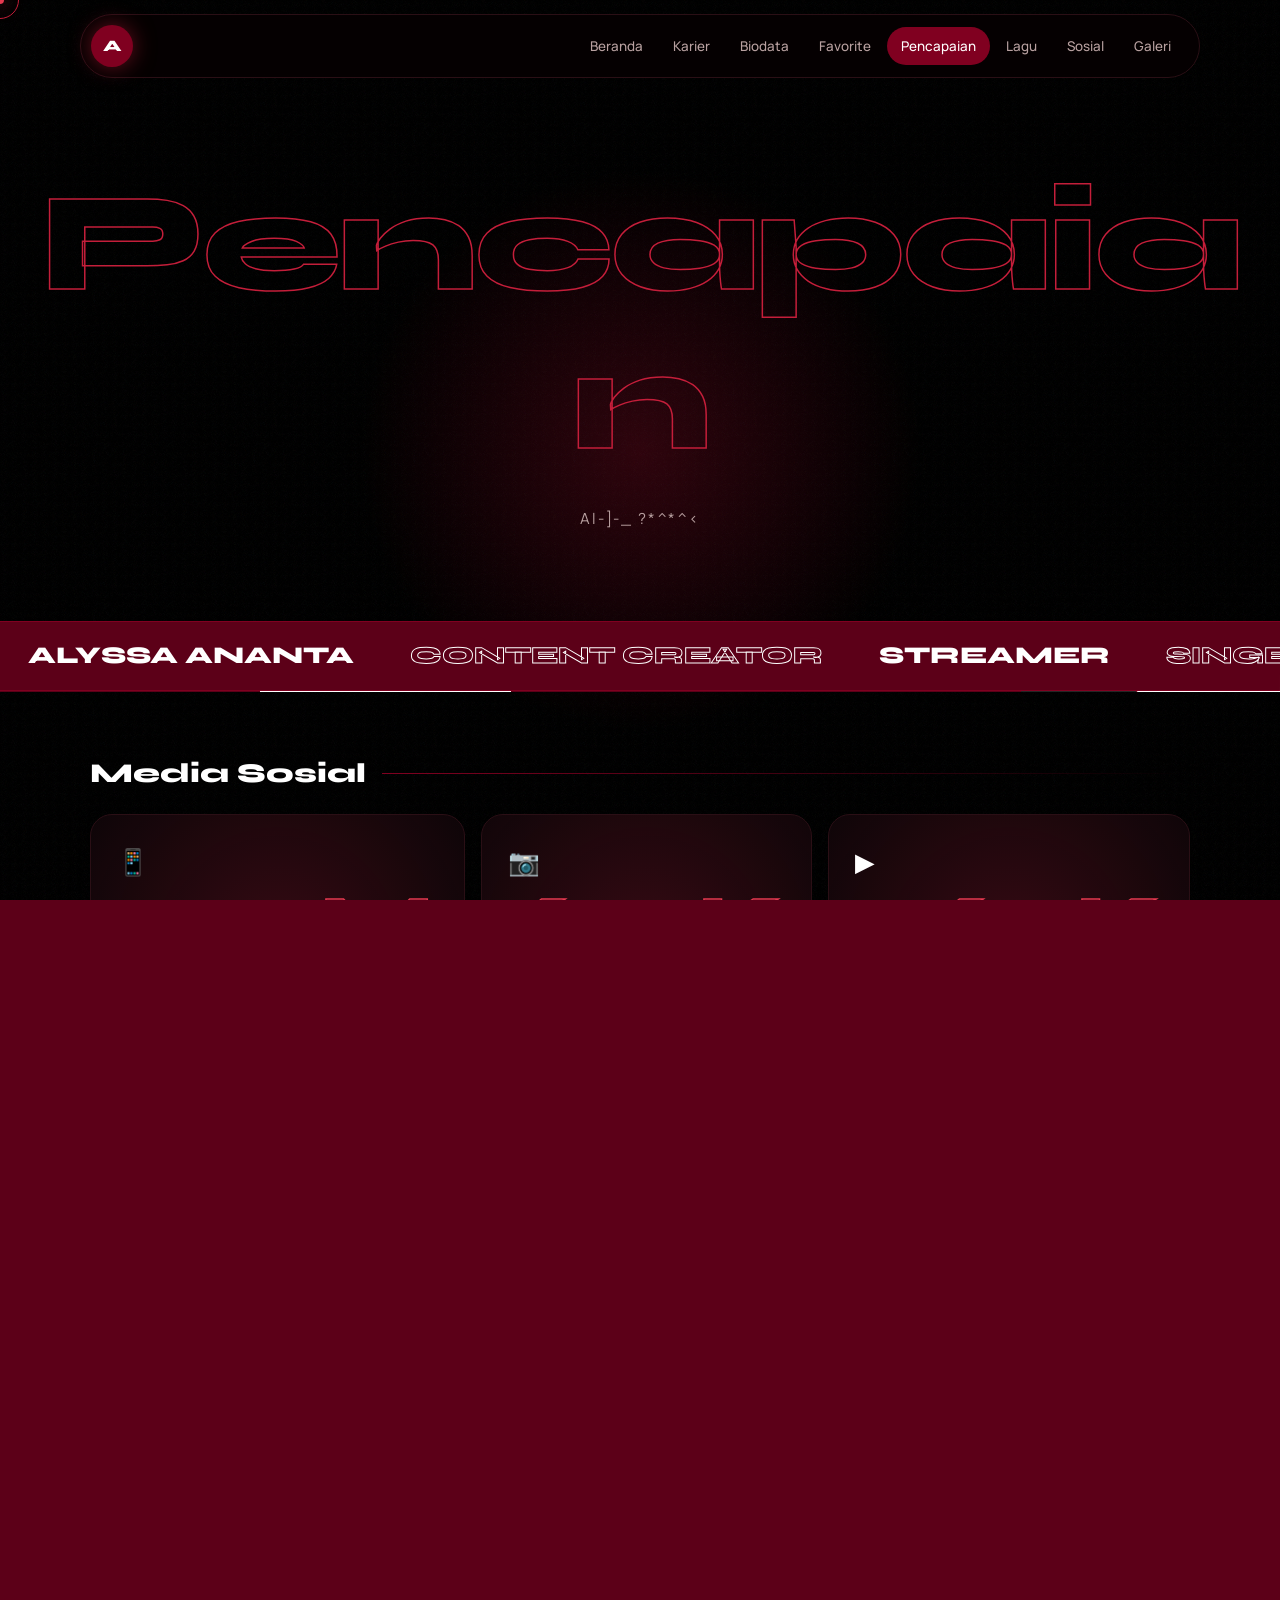
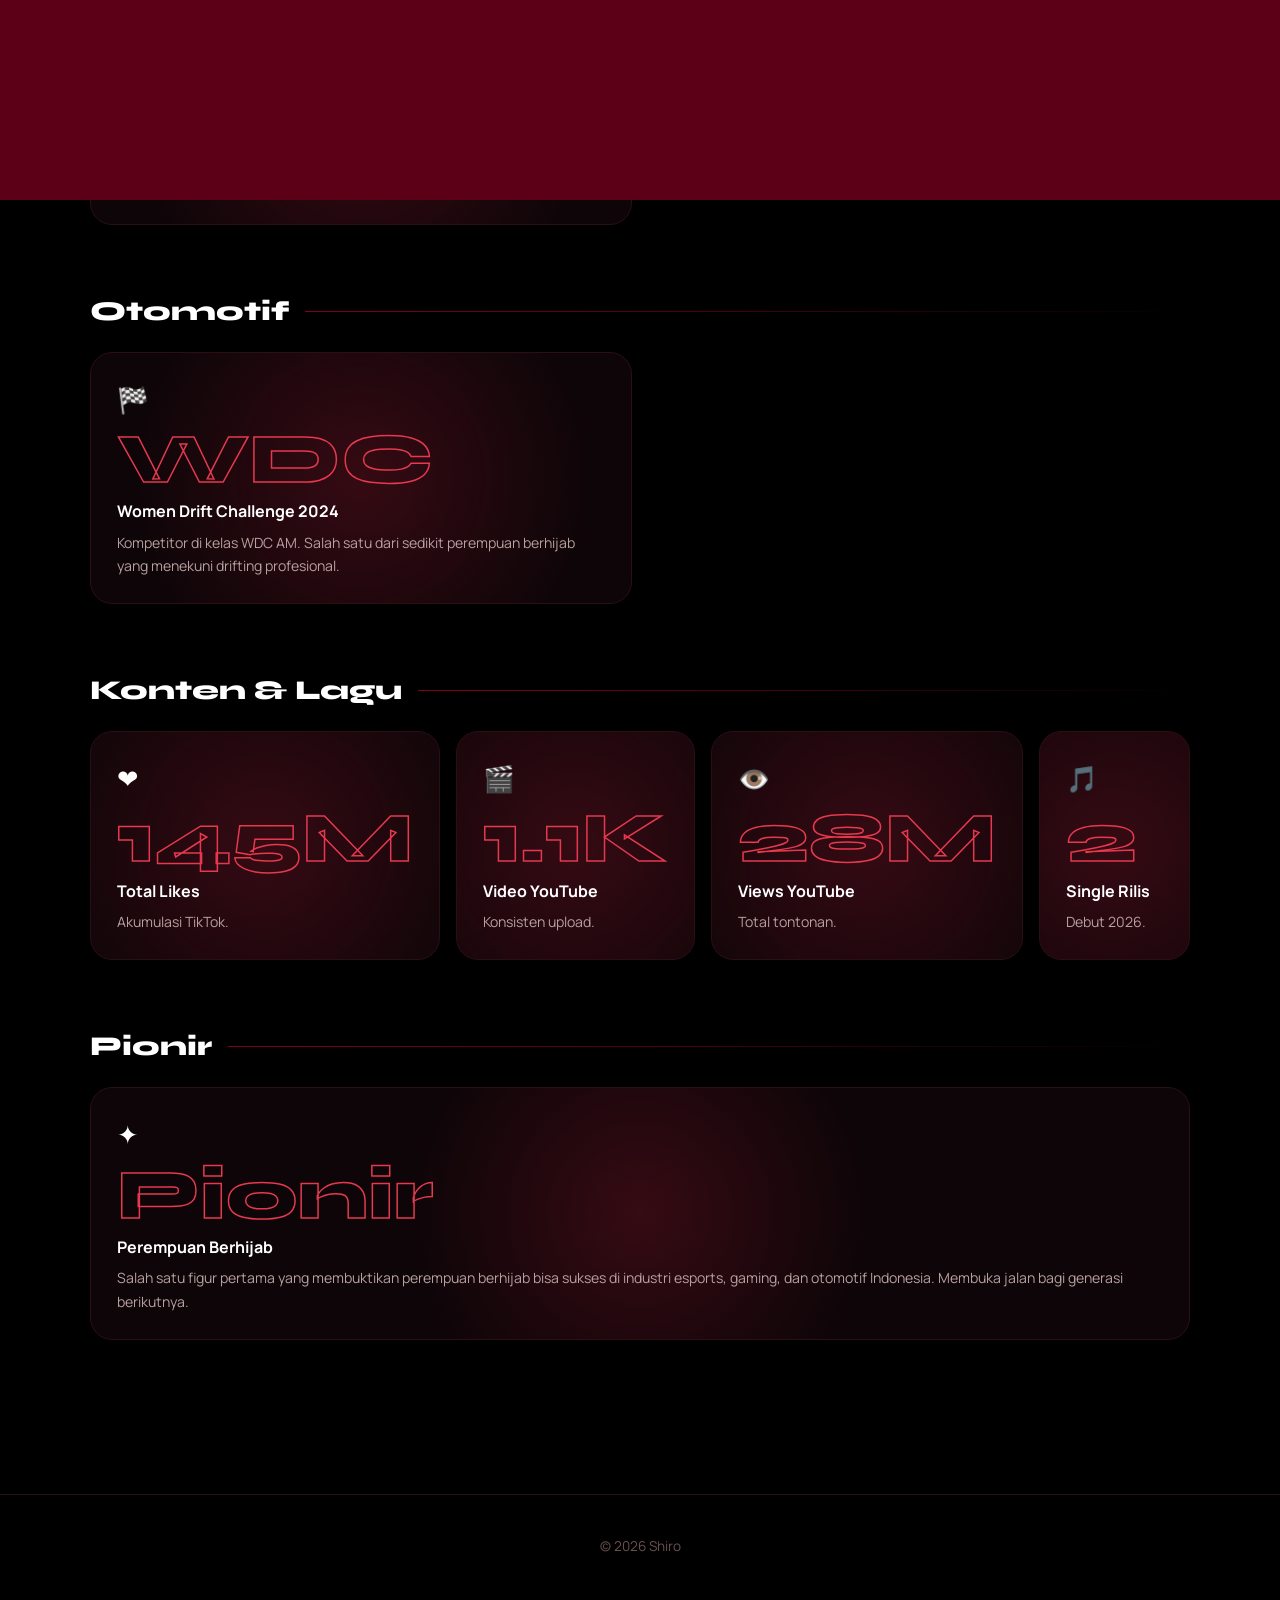
<file: pencapaian.html>
<!DOCTYPE html>
<html lang="id">
<head>
    <meta charset="UTF-8">
    <meta name="viewport" content="width=device-width, initial-scale=1.0, maximum-scale=5.0, viewport-fit=cover">
    <meta name="theme-color" content="#000000">
    <title>Pencapaian — Alyssa Ananta</title>
    <link rel="stylesheet" href="style.css">
</head>
<body>

<div class="preloader" id="preloader">
    <div class="preloader-ring"></div>
    <div class="preloader-text">Pencapaian</div>
</div>
<div class="scroll-progress" id="scrollProgress"></div>
<div class="cursor-dot" id="cursorDot"></div>
<div class="cursor-ring" id="cursorRing"></div>

<nav id="navbar">
    <a href="index.html" class="logo magnetic">A</a>
    <button class="menu-toggle" id="menuToggle" aria-label="Menu">
        <span></span><span></span><span></span>
    </button>
<ul id="navMenu">
    <li><a href="index.html">Beranda</a></li>
    <li><a href="karier.html">Karier</a></li>
    <li><a href="biodata.html">Biodata</a></li>
    <li><a href="favorite.html">Favorite</a></li>
    <li><a href="pencapaian.html">Pencapaian</a></li>
    <li><a href="lagu.html">Lagu</a></li>
    <li><a href="sosmed.html">Sosial</a></li>
    <li><a href="galeri.html">Galeri</a></li>
</ul>
</nav>

<section class="page-hero">
    <h1>Pencapaian</h1>
    <p class="page-subtitle">Alyssa Ananta</p>
</section>

<section class="pencapaian">
    <div class="pencapaian-section">

        <!-- MEDIA SOSIAL -->
        <div class="pencapaian-group">
            <div class="pencapaian-group-title">Media Sosial</div>
            <div class="pencapaian-grid">
                <div class="pencapaian-card span-2">
                    <div class="pencapaian-icon">📱</div>
                    <div class="pencapaian-number">2.51M</div>
                    <div class="pencapaian-label">Followers TikTok</div>
                    <p class="pencapaian-desc">177.8 juta suka. Engagement rate 15.85% — tertinggi di niche gaming/entertainment Indonesia.</p>
                </div>
                <div class="pencapaian-card">
                    <div class="pencapaian-icon">📷</div>
                    <div class="pencapaian-number">631K</div>
                    <div class="pencapaian-label">Instagram</div>
                    <p class="pencapaian-desc">Fashion hijab & lifestyle.</p>
                </div>
                <div class="pencapaian-card">
                    <div class="pencapaian-icon">▶️</div>
                    <div class="pencapaian-number">265K</div>
                    <div class="pencapaian-label">Subscriber YT</div>
                    <p class="pencapaian-desc">Konten gaming & vlog.</p>
                </div>
            </div>
        </div>

        <!-- FINANSIAL & PRIBADI -->
        <div class="pencapaian-group">
            <div class="pencapaian-group-title">Pencapaian Pribadi</div>
            <div class="pencapaian-grid">
                <div class="pencapaian-card span-2">
                    <div class="pencapaian-icon">🏠</div>
                    <div class="pencapaian-number">24</div>
                    <div class="pencapaian-label">Beli Rumah di Umur 24</div>
                    <p class="pencapaian-desc">Membeli rumah pertama di usia 24 tahun — pencapaian finansial besar dari hasil kerja keras sebagai content creator, streamer, dan brand ambassador.</p>
                </div>
                <div class="pencapaian-card">
                    <div class="pencapaian-icon">⏳</div>
                    <div class="pencapaian-number">5+</div>
                    <div class="pencapaian-label">Tahun Berkarya</div>
                    <p class="pencapaian-desc">Konsisten sejak 2020.</p>
                </div>
                <div class="pencapaian-card">
                    <div class="pencapaian-icon">🌐</div>
                    <div class="pencapaian-number">3</div>
                    <div class="pencapaian-label">Platform Utama</div>
                    <p class="pencapaian-desc">TikTok, IG, YouTube.</p>
                </div>
            </div>
        </div>

        <!-- KARIER & BRAND -->
        <div class="pencapaian-group">
            <div class="pencapaian-group-title">Karier & Brand</div>
            <div class="pencapaian-grid">
                <div class="pencapaian-card span-2">
                    <div class="pencapaian-icon">👑</div>
                    <div class="pencapaian-number">BA</div>
                    <div class="pencapaian-label">Brand Ambassador EVOS</div>
                    <p class="pencapaian-desc">Brand ambassador EVOS Esports (2023-2025).</p>
                </div>
            </div>
        </div>

        <!-- OTOMOTIF -->
        <div class="pencapaian-group">
            <div class="pencapaian-group-title">Otomotif</div>
            <div class="pencapaian-grid">
                <div class="pencapaian-card span-2">
                    <div class="pencapaian-icon">🏁</div>
                    <div class="pencapaian-number">WDC</div>
                    <div class="pencapaian-label">Women Drift Challenge 2024</div>
                    <p class="pencapaian-desc">Kompetitor di kelas WDC AM. Salah satu dari sedikit perempuan berhijab yang menekuni drifting profesional.</p>
                </div>
            </div>
        </div>

        <!-- KONTEN & MUSIK -->
        <div class="pencapaian-group">
            <div class="pencapaian-group-title">Konten & Lagu</div>
            <div class="pencapaian-grid">
                <div class="pencapaian-card">
                    <div class="pencapaian-icon">❤️</div>
                    <div class="pencapaian-number">178M</div>
                    <div class="pencapaian-label">Total Likes</div>
                    <p class="pencapaian-desc">Akumulasi TikTok.</p>
                </div>
                <div class="pencapaian-card">
                    <div class="pencapaian-icon">🎬</div>
                    <div class="pencapaian-number">1.4K</div>
                    <div class="pencapaian-label">Video YouTube</div>
                    <p class="pencapaian-desc">Konsisten upload.</p>
                </div>
                <div class="pencapaian-card">
                    <div class="pencapaian-icon">👁️</div>
                    <div class="pencapaian-number">34M</div>
                    <div class="pencapaian-label">Views YouTube</div>
                    <p class="pencapaian-desc">Total tontonan.</p>
                </div>
                <div class="pencapaian-card">
                    <div class="pencapaian-icon">🎵</div>
                    <div class="pencapaian-number">2</div>
                    <div class="pencapaian-label">Single Rilis</div>
                    <p class="pencapaian-desc">Debut 2026.</p>
                </div>
            </div>
        </div>

        <!-- PIONIR -->
        <div class="pencapaian-group">
            <div class="pencapaian-group-title">Pionir</div>
            <div class="pencapaian-grid">
                <div class="pencapaian-card span-4">
                    <div class="pencapaian-icon">✦</div>
                    <div class="pencapaian-number">Pionir</div>
                    <div class="pencapaian-label">Perempuan Berhijab</div>
                    <p class="pencapaian-desc">Salah satu figur pertama yang membuktikan perempuan berhijab bisa sukses di industri esports, gaming, dan otomotif Indonesia. Membuka jalan bagi generasi berikutnya.</p>
                </div>
            </div>
        </div>

    </div>
</section>

<footer>© 2026 Shiro</footer>

<script>
    window.addEventListener('load', () => {
        setTimeout(() => document.getElementById('preloader').classList.add('hidden'), 1000);
    });

    const menuToggle = document.getElementById('menuToggle');
    const navMenu = document.getElementById('navMenu');
    menuToggle.addEventListener('click', () => {
        menuToggle.classList.toggle('active');
        navMenu.classList.toggle('active');
    });
    navMenu.querySelectorAll('a').forEach(link => {
        link.addEventListener('click', () => {
            menuToggle.classList.remove('active');
            navMenu.classList.remove('active');
        });
    });

    const isTouchDevice = 'ontouchstart' in window || navigator.maxTouchPoints > 0;

    if (!isTouchDevice) {
        const cursorDot = document.getElementById('cursorDot');
        const cursorRing = document.getElementById('cursorRing');
        let mouseX = 0, mouseY = 0, ringX = 0, ringY = 0;
        document.addEventListener('mousemove', e => {
            mouseX = e.clientX; mouseY = e.clientY;
            cursorDot.style.left = mouseX + 'px';
            cursorDot.style.top = mouseY + 'px';
        });
        (function animate() {
            ringX += (mouseX - ringX) * 0.15;
            ringY += (mouseY - ringY) * 0.15;
            cursorRing.style.left = ringX + 'px';
            cursorRing.style.top = ringY + 'px';
            requestAnimationFrame(animate);
        })();
        document.querySelectorAll('a, .pencapaian-card').forEach(el => {
            el.addEventListener('mouseenter', () => cursorRing.classList.add('hover'));
            el.addEventListener('mouseleave', () => cursorRing.classList.remove('hover'));
        });
    }

    window.addEventListener('scroll', () => {
        const p = (window.scrollY / (document.body.scrollHeight - window.innerHeight)) * 100;
        document.getElementById('scrollProgress').style.width = p + '%';
        const navbar = document.getElementById('navbar');
        if (window.scrollY > 80) navbar.classList.add('scrolled');
        else navbar.classList.remove('scrolled');
    }, { passive: true });

    const observer = new IntersectionObserver(entries => {
        entries.forEach((e, i) => {
            if (e.isIntersecting) {
                setTimeout(() => e.target.classList.add('visible'), i * 60);
            }
        });
    }, { threshold: 0.15 });
    document.querySelectorAll('.pencapaian-card').forEach(el => observer.observe(el));

    if (!isTouchDevice) {
        document.querySelectorAll('.magnetic').forEach(el => {
            el.addEventListener('mousemove', e => {
                const r = el.getBoundingClientRect();
                el.style.transform = `translate(${(e.clientX-r.left-r.width/2)*0.3}px,${(e.clientY-r.top-r.height/2)*0.3}px)`;
            });
            el.addEventListener('mouseleave', () => el.style.transform = '');
        });

        document.querySelectorAll('.pencapaian-card').forEach(card => {
            card.addEventListener('mousemove', e => {
                const rect = card.getBoundingClientRect();
                const x = e.clientX - rect.left;
                const y = e.clientY - rect.top;
                const rotateX = ((y - rect.height / 2) / rect.height) * -6;
                const rotateY = ((x - rect.width / 2) / rect.width) * 6;
                card.style.transform = `perspective(1000px) rotateX(${rotateX}deg) rotateY(${rotateY}deg) translateY(-8px) scale(1.01)`;
            });
            card.addEventListener('mouseleave', () => card.style.transform = '');
        });
    }

    document.addEventListener('click', e => {
        if (e.target.closest('a') || isTouchDevice) return;
        for (let i = 0; i < 8; i++) {
            const dot = document.createElement('div');
            const colors = ['#c41e3a', '#800020', '#5c0018', '#e63950'];
            const color = colors[i % colors.length];
            dot.style.cssText = `position:fixed;left:${e.clientX}px;top:${e.clientY}px;width:6px;height:6px;background:${color};border-radius:50%;pointer-events:none;z-index:9998;transition:all 0.9s cubic-bezier(0.34,1.56,0.64,1);box-shadow:0 0 15px ${color};`;
            document.body.appendChild(dot);
            const angle = (Math.PI * 2 * i) / 8;
            const dist = 60 + Math.random() * 70;
            setTimeout(() => {
                dot.style.transform = `translate(${Math.cos(angle)*dist}px,${Math.sin(angle)*dist}px)`;
                dot.style.opacity = '0';
            }, 10);
            setTimeout(() => dot.remove(), 1000);
        }
    });
</script>

<script src="extra.js"></script>
</body>
</html>
</file>
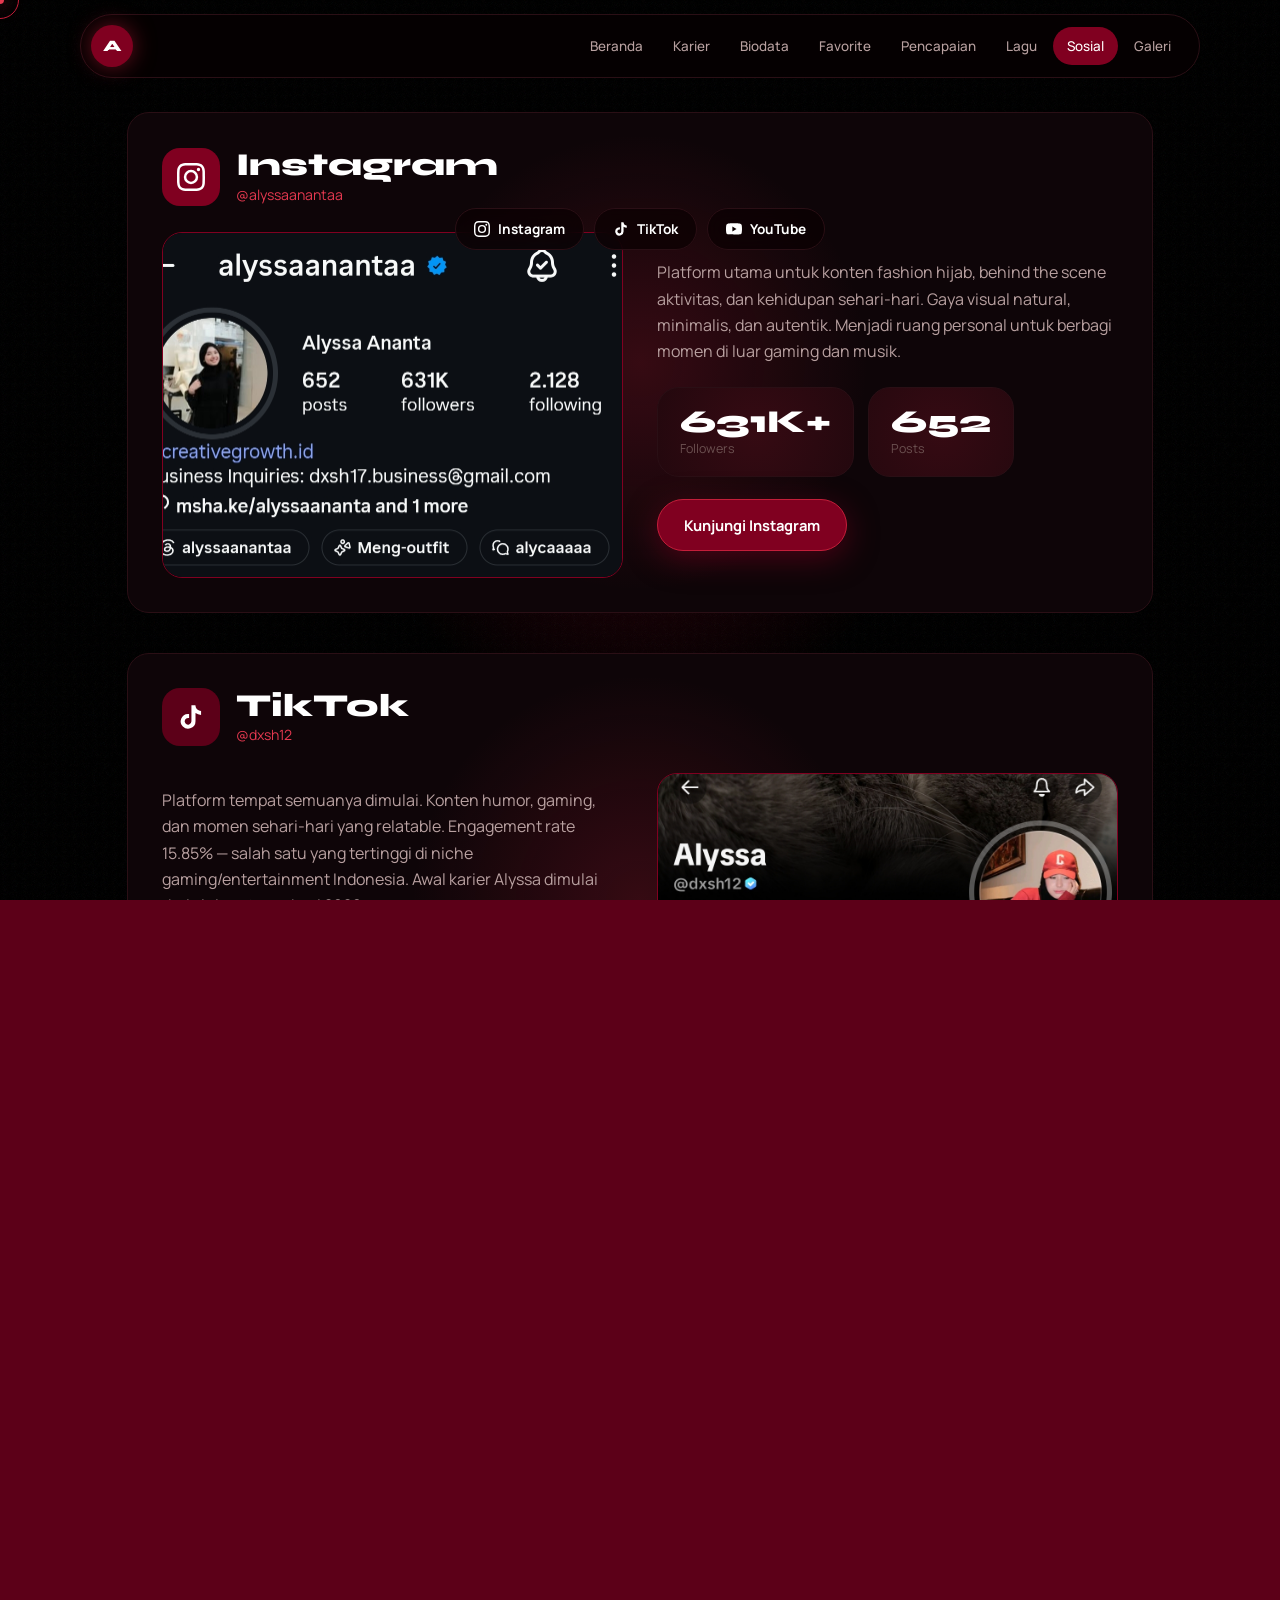
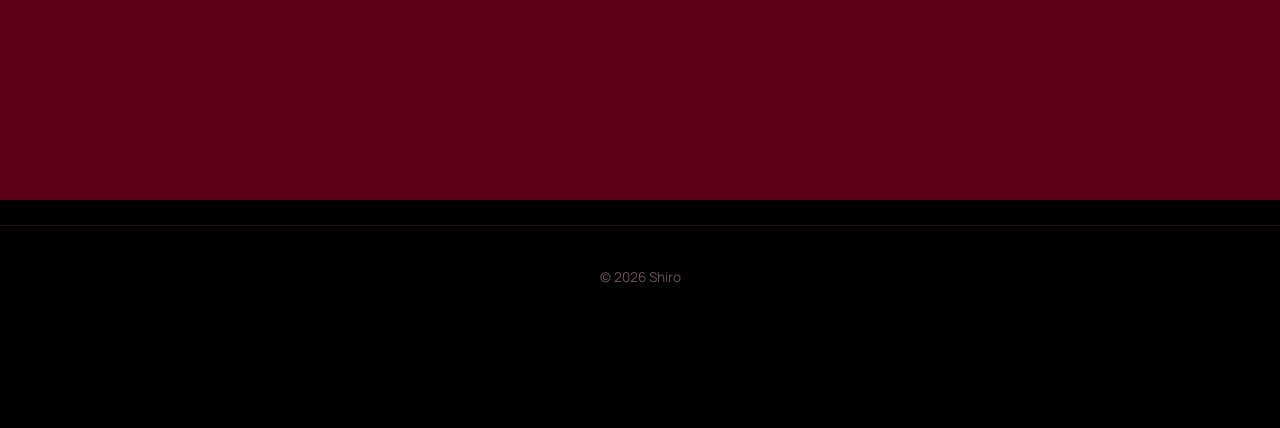
<file: sosmed.html>
<!DOCTYPE html>
<html lang="id">
<head>
    <meta charset="UTF-8">
    <meta name="viewport" content="width=device-width, initial-scale=1.0, maximum-scale=5.0, viewport-fit=cover">
    <meta name="theme-color" content="#000000">
    <title>Sosial Media — Alyssa Ananta</title>
    <link rel="stylesheet" href="style.css">
</head>
<body>

<div class="preloader" id="preloader">
    <div class="preloader-ring"></div>
    <div class="preloader-text">Sosial Media</div>
</div>
<div class="scroll-progress" id="scrollProgress"></div>
<div class="cursor-dot" id="cursorDot"></div>
<div class="cursor-ring" id="cursorRing"></div>

<nav id="navbar">
    <a href="index.html" class="logo magnetic">A</a>
    <button class="menu-toggle" id="menuToggle" aria-label="Menu">
        <span></span><span></span><span></span>
    </button>
<ul id="navMenu">
    <li><a href="index.html">Beranda</a></li>
    <li><a href="karier.html">Karier</a></li>
    <li><a href="biodata.html">Biodata</a></li>
    <li><a href="favorite.html">Favorite</a></li>
    <li><a href="pencapaian.html">Pencapaian</a></li>
    <li><a href="lagu.html">Lagu</a></li>
    <li><a href="sosmed.html">Sosial</a></li>
    <li><a href="galeri.html">Galeri</a></li>
</ul>
</nav>

<div class="quick-nav">
    <a href="#instagram">
        <svg viewBox="0 0 24 24" xmlns="http://www.w3.org/2000/svg" fill="currentColor">
            <path d="M12 2.163c3.204 0 3.584.012 4.85.07 3.252.148 4.771 1.691 4.919 4.919.058 1.265.069 1.645.069 4.849 0 3.205-.012 3.584-.069 4.849-.149 3.225-1.664 4.771-4.919 4.919-1.266.058-1.644.07-4.85.07-3.204 0-3.584-.012-4.849-.07-3.26-.149-4.771-1.699-4.919-4.92-.058-1.265-.07-1.644-.07-4.849 0-3.204.013-3.583.07-4.849.149-3.227 1.664-4.771 4.919-4.919 1.266-.057 1.645-.069 4.849-.069zM12 0C8.741 0 8.333.014 7.053.072 2.695.272.273 2.69.073 7.052.014 8.333 0 8.741 0 12c0 3.259.014 3.668.072 4.948.2 4.358 2.618 6.78 6.98 6.98C8.333 23.986 8.741 24 12 24c3.259 0 3.668-.014 4.948-.072 4.354-.2 6.782-2.618 6.979-6.98.059-1.28.073-1.689.073-4.948 0-3.259-.014-3.667-.072-4.947-.196-4.354-2.617-6.78-6.979-6.98C15.668.014 15.259 0 12 0zm0 5.838a6.162 6.162 0 100 12.324 6.162 6.162 0 000-12.324zM12 16a4 4 0 110-8 4 4 0 010 8zm6.406-11.845a1.44 1.44 0 100 2.881 1.44 1.44 0 000-2.881z"/>
        </svg>
        Instagram
    </a>
    <a href="#tiktok">
        <svg viewBox="0 0 24 24" xmlns="http://www.w3.org/2000/svg" fill="currentColor">
            <path d="M19.59 6.69a4.83 4.83 0 01-3.77-4.25V2h-3.45v13.67a2.89 2.89 0 01-5.2 1.74 2.89 2.89 0 012.31-4.64 2.93 2.93 0 01.88.13V9.4a6.84 6.84 0 00-1-.05A6.33 6.33 0 005 20.1a6.34 6.34 0 0010.86-4.43v-7a8.16 8.16 0 004.77 1.52v-3.4a4.85 4.85 0 01-1-.1z"/>
        </svg>
        TikTok
    </a>
    <a href="#youtube">
        <svg viewBox="0 0 24 24" xmlns="http://www.w3.org/2000/svg" fill="currentColor">
            <path d="M23.498 6.186a3.016 3.016 0 00-2.122-2.136C19.505 3.545 12 3.545 12 3.545s-7.505 0-9.377.505A3.017 3.017 0 00.502 6.186C0 8.07 0 12 0 12s0 3.93.502 5.814a3.016 3.016 0 002.122 2.136c1.871.505 9.376.505 9.376.505s7.505 0 9.377-.505a3.015 3.015 0 002.122-2.136C24 15.93 24 12 24 12s0-3.93-.502-5.814zM9.545 15.568V8.432L15.818 12l-6.273 3.568z"/>
        </svg>
        YouTube
    </a>
</div>

<div class="sosmed-hub">

    <!-- INSTAGRAM -->
    <section class="platform-section" id="instagram">
        <div class="platform-header">
            <div class="platform-logo ig">
                <svg viewBox="0 0 24 24" xmlns="http://www.w3.org/2000/svg">
                    <path d="M12 2.163c3.204 0 3.584.012 4.85.07 3.252.148 4.771 1.691 4.919 4.919.058 1.265.069 1.645.069 4.849 0 3.205-.012 3.584-.069 4.849-.149 3.225-1.664 4.771-4.919 4.919-1.266.058-1.644.07-4.85.07-3.204 0-3.584-.012-4.849-.07-3.26-.149-4.771-1.699-4.919-4.92-.058-1.265-.07-1.644-.07-4.849 0-3.204.013-3.583.07-4.849.149-3.227 1.664-4.771 4.919-4.919 1.266-.057 1.645-.069 4.849-.069zM12 0C8.741 0 8.333.014 7.053.072 2.695.272.273 2.69.073 7.052.014 8.333 0 8.741 0 12c0 3.259.014 3.668.072 4.948.2 4.358 2.618 6.78 6.98 6.98C8.333 23.986 8.741 24 12 24c3.259 0 3.668-.014 4.948-.072 4.354-.2 6.782-2.618 6.979-6.98.059-1.28.073-1.689.073-4.948 0-3.259-.014-3.667-.072-4.947-.196-4.354-2.617-6.78-6.979-6.98C15.668.014 15.259 0 12 0zm0 5.838a6.162 6.162 0 100 12.324 6.162 6.162 0 000-12.324zM12 16a4 4 0 110-8 4 4 0 010 8zm6.406-11.845a1.44 1.44 0 100 2.881 1.44 1.44 0 000-2.881z"/>
                </svg>
            </div>
            <div class="platform-title">
                <h2>Instagram</h2>
                <div class="handle">@alyssaanantaa</div>
            </div>
        </div>

        <div class="platform-content">
            <div class="platform-image">
                <img src="foto/ig1.jpg" alt="Instagram Alyssa" loading="lazy">
            </div>

            <div class="platform-info">
                <p>Platform utama untuk konten fashion hijab, behind the scene aktivitas, dan kehidupan sehari-hari. Gaya visual natural, minimalis, dan autentik. Menjadi ruang personal untuk berbagi momen di luar gaming dan musik.</p>

                <div class="platform-stats">
                    <div class="stat-box">
                        <div class="num">631K+</div>
                        <div class="lbl">Followers</div>
                    </div>
                    <div class="stat-box">
                        <div class="num">652</div>
                        <div class="lbl">Posts</div>
                    </div>
                </div>

                <a href="https://instagram.com/alyssaanantaa" target="_blank" rel="noopener" class="platform-cta ig magnetic">Kunjungi Instagram</a>
            </div>
        </div>
    </section>

    <!-- TIKTOK -->
    <section class="platform-section" id="tiktok">
        <div class="platform-header">
            <div class="platform-logo tiktok">
                <svg viewBox="0 0 24 24" xmlns="http://www.w3.org/2000/svg">
                    <path d="M19.59 6.69a4.83 4.83 0 01-3.77-4.25V2h-3.45v13.67a2.89 2.89 0 01-5.2 1.74 2.89 2.89 0 012.31-4.64 2.93 2.93 0 01.88.13V9.4a6.84 6.84 0 00-1-.05A6.33 6.33 0 005 20.1a6.34 6.34 0 0010.86-4.43v-7a8.16 8.16 0 004.77 1.52v-3.4a4.85 4.85 0 01-1-.1z"/>
                </svg>
            </div>
            <div class="platform-title">
                <h2>TikTok</h2>
                <div class="handle">@dxsh12</div>
            </div>
        </div>

        <div class="platform-content reverse">
            <div class="platform-image">
                <img src="foto/tiktok1.jpg" alt="TikTok Alyssa" loading="lazy">
            </div>

            <div class="platform-info">
                <p>Platform tempat semuanya dimulai. Konten humor, gaming, dan momen sehari-hari yang relatable. Engagement rate 15.85% — salah satu yang tertinggi di niche gaming/entertainment Indonesia. Awal karier Alyssa dimulai dari sini saat pandemi 2020.</p>

                <div class="platform-stats">
                    <div class="stat-box">
                        <div class="num">2.51M</div>
                        <div class="lbl">Followers</div>
                    </div>
                    <div class="stat-box">
                        <div class="num">177.8M</div>
                        <div class="lbl">Likes</div>
                    </div>
                </div>

                <a href="https://tiktok.com/@dxsh12" target="_blank" rel="noopener" class="platform-cta tiktok magnetic">Kunjungi TikTok</a>
            </div>
        </div>
    </section>

    <!-- YOUTUBE -->
    <section class="platform-section" id="youtube">
        <div class="platform-header">
            <div class="platform-logo youtube">
                <svg viewBox="0 0 24 24" xmlns="http://www.w3.org/2000/svg">
                    <path d="M23.498 6.186a3.016 3.016 0 00-2.122-2.136C19.505 3.545 12 3.545 12 3.545s-7.505 0-9.377.505A3.017 3.017 0 00.502 6.186C0 8.07 0 12 0 12s0 3.93.502 5.814a3.016 3.016 0 002.122 2.136c1.871.505 9.376.505 9.376.505s7.505 0 9.377-.505a3.015 3.015 0 002.122-2.136C24 15.93 24 12 24 12s0-3.93-.502-5.814zM9.545 15.568V8.432L15.818 12l-6.273 3.568z"/>
                </svg>
            </div>
            <div class="platform-title">
                <h2>YouTube</h2>
                <div class="handle">@alyssaananta17</div>
            </div>
        </div>

        <div class="platform-content">
            <div class="platform-image">
                <img src="foto/youtube1.jpg" alt="YouTube Alyssa" loading="lazy">
            </div>

            <div class="platform-info">
                <p>Konten utama gaming livestreams dan daily vlog. Video live streaming dan membawa channel ini mencapai 200 ribu subscriber. Total 34.4 juta views dari 1.403 video — konsistensi yang luar biasa.</p>

                <div class="platform-stats">
                    <div class="stat-box">
                        <div class="num">265K</div>
                        <div class="lbl">Subscriber</div>
                    </div>
                    <div class="stat-box">
                        <div class="num">34.4M</div>
                        <div class="lbl">Total Views</div>
                    </div>
                </div>

                <a href="https://youtube.com/@alyssaananta17" target="_blank" rel="noopener" class="platform-cta youtube magnetic">Kunjungi YouTube</a>
            </div>
        </div>
    </section>

</div>

<footer>© 2026 Shiro</footer>

<script>
    window.addEventListener('load', () => {
        setTimeout(() => document.getElementById('preloader').classList.add('hidden'), 1000);
    });

    const menuToggle = document.getElementById('menuToggle');
    const navMenu = document.getElementById('navMenu');
    menuToggle.addEventListener('click', () => {
        menuToggle.classList.toggle('active');
        navMenu.classList.toggle('active');
    });
    navMenu.querySelectorAll('a').forEach(link => {
        link.addEventListener('click', () => {
            menuToggle.classList.remove('active');
            navMenu.classList.remove('active');
        });
    });

    const isTouchDevice = 'ontouchstart' in window || navigator.maxTouchPoints > 0;

    if (!isTouchDevice) {
        const cursorDot = document.getElementById('cursorDot');
        const cursorRing = document.getElementById('cursorRing');
        let mouseX = 0, mouseY = 0, ringX = 0, ringY = 0;
        document.addEventListener('mousemove', e => {
            mouseX = e.clientX; mouseY = e.clientY;
            cursorDot.style.left = mouseX + 'px';
            cursorDot.style.top = mouseY + 'px';
        });
        (function animate() {
            ringX += (mouseX - ringX) * 0.15;
            ringY += (mouseY - ringY) * 0.15;
            cursorRing.style.left = ringX + 'px';
            cursorRing.style.top = ringY + 'px';
            requestAnimationFrame(animate);
        })();
        document.querySelectorAll('a, .stat-box, .platform-logo, .platform-image').forEach(el => {
            el.addEventListener('mouseenter', () => cursorRing.classList.add('hover'));
            el.addEventListener('mouseleave', () => cursorRing.classList.remove('hover'));
        });
    }

    window.addEventListener('scroll', () => {
        const p = (window.scrollY / (document.body.scrollHeight - window.innerHeight)) * 100;
        document.getElementById('scrollProgress').style.width = p + '%';
        const navbar = document.getElementById('navbar');
        if (window.scrollY > 80) navbar.classList.add('scrolled');
        else navbar.classList.remove('scrolled');
    }, { passive: true });

    const observer = new IntersectionObserver(entries => {
        entries.forEach(e => { if (e.isIntersecting) e.target.classList.add('visible'); });
    }, { threshold: 0.12, rootMargin: '0px 0px -50px 0px' });
    document.querySelectorAll('.platform-section').forEach(el => observer.observe(el));

    if (!isTouchDevice) {
        document.querySelectorAll('.magnetic').forEach(el => {
            el.addEventListener('mousemove', e => {
                const r = el.getBoundingClientRect();
                el.style.transform = `translate(${(e.clientX-r.left-r.width/2)*0.3}px,${(e.clientY-r.top-r.height/2)*0.3}px)`;
            });
            el.addEventListener('mouseleave', () => el.style.transform = '');
        });

        document.querySelectorAll('.stat-box').forEach(card => {
            card.addEventListener('mousemove', (e) => {
                const rect = card.getBoundingClientRect();
                const x = e.clientX - rect.left;
                const y = e.clientY - rect.top;
                const rotateX = ((y - rect.height / 2) / rect.height) * -10;
                const rotateY = ((x - rect.width / 2) / rect.width) * 10;
                card.style.transform = `perspective(800px) rotateX(${rotateX}deg) rotateY(${rotateY}deg) scale(1.05)`;
            });
            card.addEventListener('mouseleave', () => card.style.transform = '');
        });
    }

    document.querySelectorAll('.quick-nav a').forEach(link => {
        link.addEventListener('click', e => {
            e.preventDefault();
            const target = document.querySelector(link.getAttribute('href'));
            if (target) target.scrollIntoView({ behavior: 'smooth', block: 'start' });
        });
    });

    document.addEventListener('click', e => {
        if (e.target.closest('a') || isTouchDevice) return;
        for (let i = 0; i < 8; i++) {
            const dot = document.createElement('div');
            const colors = ['#c41e3a', '#800020', '#5c0018', '#e63950'];
            const color = colors[i % colors.length];
            dot.style.cssText = `position:fixed;left:${e.clientX}px;top:${e.clientY}px;width:6px;height:6px;background:${color};border-radius:50%;pointer-events:none;z-index:9998;transition:all 0.9s cubic-bezier(0.34,1.56,0.64,1);box-shadow:0 0 15px ${color};`;
            document.body.appendChild(dot);
            const angle = (Math.PI * 2 * i) / 8;
            const dist = 60 + Math.random() * 70;
            setTimeout(() => {
                dot.style.transform = `translate(${Math.cos(angle)*dist}px,${Math.sin(angle)*dist}px)`;
                dot.style.opacity = '0';
            }, 10);
            setTimeout(() => dot.remove(), 1000);
        }
    });
</script>

<script src="extra.js"></script>
</body>
</html>
</file>
<file: style.css>
@import url('https://fonts.googleapis.com/css2?family=Manrope:wght@400;500;700&family=Syne:wght@600;800&display=swap');
*{margin:0;padding:0;box-sizing:border-box;-webkit-tap-highlight-color:transparent}
:root{--bg:#000;--card:#0e0508;--line:#2a0f15;--m-deep:#5c0018;--m:#800020;--m-mid:#a81030;--m-br:#c41e3a;--m-lt:#e63950;--tx:#fff;--tx2:#b8a0a0;--tx3:#6b5050;--ease:cubic-bezier(.2,.8,.2,1);--disp:'Syne',sans-serif;--sc:0}
html{overflow-x:clip;scroll-behavior:smooth;-webkit-text-size-adjust:100%}
body{font-family:'Manrope',system-ui,sans-serif;background:var(--bg);color:var(--tx);line-height:1.65;overflow-x:hidden;min-height:100vh;-webkit-font-smoothing:antialiased}
body::after{content:'';position:fixed;inset:0;z-index:1;pointer-events:none;opacity:.07;background-image:url("data:image/svg+xml,%3Csvg xmlns='http://www.w3.org/2000/svg' width='160' height='160'%3E%3Cfilter id='n'%3E%3CfeTurbulence baseFrequency='.9'/%3E%3C/filter%3E%3Crect width='160' height='160' filter='url(%23n)'/%3E%3C/svg%3E")}
a{color:inherit;text-decoration:none}
img{display:block;max-width:100%}
section{position:relative;z-index:2}
::selection{background:var(--m-br);color:#fff}
.glow{position:fixed;top:0;left:0;width:620px;height:620px;margin:-310px 0 0 -310px;border-radius:50%;background:radial-gradient(circle,rgba(168,16,48,.28),transparent 65%);pointer-events:none;z-index:0;will-change:transform}
@media(hover:hover) and (pointer:fine){body,a,button{cursor:none}}
/* cursor */
.cursor-dot,.cursor-ring{position:fixed;top:0;left:0;pointer-events:none;border-radius:50%;transform:translate(-50%,-50%);z-index:10001}
.cursor-dot{width:8px;height:8px;background:var(--m-lt);box-shadow:0 0 18px var(--m-br)}
.cursor-ring{width:38px;height:38px;border:1px solid var(--m-br);transition:width .3s var(--ease),height .3s var(--ease),background .3s;z-index:10000}
.cursor-ring.hover{width:70px;height:70px;background:rgba(196,30,58,.18)}
@media(hover:none){.cursor-dot,.cursor-ring{display:none}}
.scroll-progress{position:fixed;top:0;left:0;height:3px;width:0;background:linear-gradient(90deg,var(--m-deep),var(--m-lt));z-index:10002;box-shadow:0 0 12px var(--m-br)}
/* preloader + curtain */
.preloader,.curtain{position:fixed;inset:0;background:#000;z-index:10003;display:flex;flex-direction:column;align-items:center;justify-content:center;gap:22px;transition:transform .9s var(--ease)}
.preloader.hidden{transform:translateY(-100%);pointer-events:none}
.preloader-ring{width:70px;height:70px;border-radius:50%;border:2px solid var(--line);border-top-color:var(--m-lt);animation:spin 1s linear infinite}
.preloader-text{font-family:var(--disp);font-size:clamp(2rem,8vw,4.5rem);font-weight:800;color:transparent;-webkit-text-stroke:1px var(--m-br);animation:pulse 1.2s ease-in-out infinite}
.curtain{transform:translateY(100%);z-index:10004;background:var(--m-deep)}
.curtain.go{transform:translateY(0)}
@keyframes spin{to{transform:rotate(360deg)}}
@keyframes pulse{50%{color:var(--m);-webkit-text-stroke-color:var(--m-lt)}}
/* nav */
#navbar{position:fixed;top:calc(14px + env(safe-area-inset-top));left:0;right:0;margin-inline:auto;width:min(1120px,94%);z-index:9000;display:flex;align-items:center;justify-content:space-between;padding:10px 14px 10px 10px;border-radius:999px;background:rgba(10,0,2,.55);backdrop-filter:blur(16px);-webkit-backdrop-filter:blur(16px);border:1px solid var(--line);transition:background .4s,border-color .4s,top .4s}
#navbar.scrolled{background:rgba(0,0,0,.85);border-color:var(--m);top:calc(8px + env(safe-area-inset-top))}
.logo{display:grid;place-items:center;width:42px;height:42px;border-radius:50%;background:var(--m);font-family:var(--disp);font-weight:800;box-shadow:0 0 22px rgba(196,30,58,.5);transition:background .3s}
.logo:hover{background:var(--m-br)}
#navMenu{display:flex;list-style:none;gap:2px}
#navMenu a{position:relative;display:block;padding:8px 14px;border-radius:999px;font-size:.84rem;font-weight:500;color:var(--tx2);transition:color .3s,background .3s}
#navMenu a:hover{color:#fff;background:rgba(128,0,32,.35)}
#navMenu a.active{color:#fff;background:var(--m)}
.menu-toggle{display:none;background:none;border:0;width:42px;height:42px;position:relative}
.menu-toggle span{position:absolute;left:10px;right:10px;height:2px;background:#fff;border-radius:2px;transition:.4s var(--ease)}
.menu-toggle span:nth-child(1){top:15px}.menu-toggle span:nth-child(2){top:20px}.menu-toggle span:nth-child(3){top:25px}
.menu-toggle.active span:nth-child(1){top:20px;rotate:45deg}.menu-toggle.active span:nth-child(2){opacity:0}.menu-toggle.active span:nth-child(3){top:20px;rotate:-45deg}
@media(max-width:1024px){#navbar,#navbar.scrolled{backdrop-filter:none;-webkit-backdrop-filter:none;background:rgba(0,0,0,.92)}.logo{position:relative;z-index:2}.menu-toggle{display:block;z-index:2}
#navMenu{position:fixed;inset:0;flex-direction:column;justify-content:center;align-items:center;gap:6px;background:#000;clip-path:circle(0 at calc(100% - 40px) 40px);transition:clip-path .8s var(--ease);z-index:1}
#navMenu.active{clip-path:circle(150% at calc(100% - 40px) 40px)}
#navMenu a{font-family:var(--disp);font-size:2rem;font-weight:800;padding:6px 24px;opacity:0;translate:0 30px;transition:opacity .5s,translate .6s var(--ease)}
#navMenu.active a{opacity:1;translate:0 0}
#navMenu.active li:nth-child(2) a{transition-delay:.1s}#navMenu.active li:nth-child(3) a{transition-delay:.15s}#navMenu.active li:nth-child(4) a{transition-delay:.2s}#navMenu.active li:nth-child(5) a{transition-delay:.25s}#navMenu.active li:nth-child(6) a{transition-delay:.3s}#navMenu.active li:nth-child(7) a{transition-delay:.35s}#navMenu.active li:nth-child(8) a{transition-delay:.4s}}
/* reveal system (JS adds .rv / .in) */
.rv{opacity:0;translate:0 44px;scale:.96;filter:blur(6px);transition:opacity .9s var(--ease),translate .9s var(--ease),scale .9s var(--ease),filter .9s;transition-delay:var(--d,0s)}
.rv.l{translate:-70px 0}.rv.r{translate:70px 0}
.rv.in{opacity:1;translate:0 0;scale:1;filter:none}
/* split letters */
.ch{display:inline-block;opacity:0;translate:0 105%;rotate:8deg;transition:opacity .7s,translate .9s var(--ease),rotate .9s var(--ease),color .3s,-webkit-text-stroke-color .3s;transition-delay:calc(var(--i)*.045s + .7s)}
.ch-on .ch{opacity:1;translate:0 0;rotate:0deg}
.ch-on .ch:hover{translate:0 -10px;rotate:-6deg;color:var(--m-lt);-webkit-text-stroke-color:var(--m-lt);transition-delay:0s}
.sp{display:inline-block;width:.3em}
.clip{display:inline-block;overflow:hidden;vertical-align:top;padding-bottom:.08em}
/* headings */
.page-hero,.fav-hero,.bio-hero{padding:170px 24px 60px;text-align:center}
.page-hero h1,.fav-hero h1,.bio-hero h1{font-family:var(--disp);font-weight:800;font-size:clamp(2rem,11vw,9.5rem);line-height:1.05;letter-spacing:-.03em;overflow-wrap:anywhere;color:transparent;-webkit-text-stroke:1.5px var(--m-br)}
.page-subtitle,.fav-subtitle,.bio-tagline{margin-top:18px;color:var(--tx2);letter-spacing:.12em;font-size:.95rem;min-height:1.6em}
/* ticker */
.ticker{position:relative;z-index:2;overflow:hidden;border-block:1px solid var(--m);background:var(--m-deep);padding:14px 0;margin:30px 0;transform:skewX(var(--sk,0deg))}
.ticker-in{display:flex;width:max-content;animation:tick 28s linear infinite}
.ticker span{font-family:var(--disp);font-weight:800;font-size:1.5rem;padding:0 28px;white-space:nowrap}
.ticker span:nth-child(even){color:transparent;-webkit-text-stroke:1px #fff}
@keyframes tick{to{transform:translateX(-50%)}}
/* home hero */
.hero{min-height:100vh;min-height:100svh;display:grid;grid-template-columns:1.15fr .85fr;align-items:center;gap:40px;padding:130px 6vw 60px}
.particles{position:absolute;inset:0;overflow:hidden;pointer-events:none}
.particle{position:absolute;background:var(--m-lt);border-radius:50%;box-shadow:0 0 10px var(--m-br);animation:rise linear infinite}
@keyframes rise{from{translate:0 0;opacity:0}15%{opacity:.9}to{translate:30px -110vh;opacity:0}}
.hero-badge{display:inline-flex;align-items:center;gap:10px;padding:8px 16px;border:1px solid var(--m);border-radius:999px;font-size:.8rem;color:var(--tx2);background:rgba(128,0,32,.18)}
.dot{width:8px;height:8px;border-radius:50%;background:var(--m-lt);animation:ping 1.6s infinite}
@keyframes ping{0%{box-shadow:0 0 0 0 rgba(230,57,80,.7)}100%{box-shadow:0 0 0 12px transparent}}
.hero h1{margin:22px 0 14px;font-family:var(--disp);font-weight:800;line-height:.88;letter-spacing:-.04em}
.hero h1 .name,.hero h1 .surname{display:block;font-size:clamp(2.6rem,12vw,9rem)}
.hero h1 .name{color:#fff}
.hero h1 .surname{color:transparent;-webkit-text-stroke:2px var(--m-br)}
.hero-subtitle{color:var(--m-lt);font-weight:700;letter-spacing:.06em;min-height:1.6em}
.hero-desc{max-width:520px;margin:14px 0 28px;color:var(--tx2)}
.hero-cta{display:flex;flex-wrap:wrap;gap:14px}
.btn,.platform-cta,.lagu-btn{position:relative;overflow:hidden;display:inline-flex;align-items:center;gap:10px;padding:14px 28px;border-radius:999px;font-weight:700;font-size:.92rem;border:1px solid var(--m-br);transition:background .4s,color .4s,box-shadow .4s}
.btn-primary,.platform-cta{background:var(--m);box-shadow:0 8px 30px rgba(128,0,32,.5)}
.btn-primary:hover,.platform-cta:hover{background:var(--m-br);box-shadow:0 10px 44px rgba(196,30,58,.7)}
.btn-outline:hover{background:var(--m-deep)}
.arrow{transition:translate .3s}.btn:hover .arrow{translate:6px 0}
.rip{position:absolute;border-radius:50%;background:rgba(255,255,255,.35);translate:-50% -50%;width:10px;height:10px;animation:rip .7s ease-out forwards;pointer-events:none}
@keyframes rip{to{width:340px;height:340px;opacity:0}}
.hero-stats{display:flex;gap:34px;margin-top:40px}
.hero-stat .num,.stat-box .num{font-family:var(--disp);font-weight:800;font-size:2rem;line-height:1.1}
.lbl{font-size:.78rem;color:var(--tx3)}
.hero-photo-side{display:grid;place-items:center}
.hero-photo-wrapper,.bio-photo-wrapper{position:relative;width:min(380px,80%);aspect-ratio:4/5;transition:transform .2s}
.hero-photo-wrapper::before,.bio-photo-wrapper::before{content:'';position:absolute;inset:-5px;border-radius:999px 999px 28px 28px;background:conic-gradient(from 0deg,var(--m-deep),var(--m-lt),#000,var(--m),var(--m-deep));animation:spin 6s linear infinite;filter:blur(1px);z-index:-1}
.hero-photo,.bio-photo{width:100%;height:100%;object-fit:cover;border-radius:999px 999px 24px 24px;border:4px solid #000;transition:filter .5s,scale .6s var(--ease)}
.hero-photo:hover,.bio-photo:hover{scale:1.03;filter:saturate(1.2) contrast(1.05)}
.bio-photo-wrapper{margin:0 auto 30px;width:min(260px,70%)}
@media(max-width:860px){.hero{grid-template-columns:1fr;padding-top:120px}.hero-photo-side{order:-1}}
/* quick links */
.quick-links-section{padding:90px 6vw}
.section-title{font-family:var(--disp);font-size:clamp(2.2rem,6vw,4rem);font-weight:800;margin-bottom:34px}
.quick-links-grid{display:grid;grid-template-columns:repeat(auto-fit,minmax(240px,1fr));gap:18px}
.quick-link,.bio-simple-card,.pencapaian-card,.lagu-card,.timeline-content,.fav-item,.stat-box,.platform-section{--mx:50%;--my:50%;background:radial-gradient(380px circle at var(--mx) var(--my),rgba(196,30,58,.22),transparent 60%),var(--card);border:1px solid var(--line);border-radius:22px;transition:border-color .4s,box-shadow .4s,translate .4s var(--ease)}
.quick-link:hover,.pencapaian-card:hover,.lagu-card:hover,.timeline-content:hover,.fav-item:hover,.stat-box:hover{border-color:var(--m-br);box-shadow:0 18px 50px rgba(128,0,32,.35)}
.quick-link{position:relative;display:block;padding:30px 26px;overflow:hidden}
.quick-link-icon{font-size:2rem;display:inline-block;transition:transform .5s var(--ease)}
.quick-link:hover .quick-link-icon{transform:scale(1.35) rotate(-12deg)}
.quick-link-title{font-family:var(--disp);font-weight:800;font-size:1.5rem;margin-top:12px}
.quick-link-desc{color:var(--tx2);font-size:.9rem}
.quick-link-arrow{position:absolute;right:22px;bottom:18px;font-size:1.5rem;color:var(--m-lt);opacity:0;translate:-14px 0;transition:.4s var(--ease)}
.quick-link:hover .quick-link-arrow{opacity:1;translate:0 0}
/* timeline */
.karier,.fav-section,.bio-section,.pencapaian,.galeri,.lagu-hero{padding:30px 6vw 90px}
.timeline{position:relative;max-width:1080px;margin:0 auto}
.timeline::before,.timeline::after{content:'';position:absolute;left:50%;top:0;width:2px;translate:-50% 0}
.timeline::before{bottom:0;background:var(--line)}
.timeline::after{height:calc(var(--tl,0)*100%);background:linear-gradient(var(--m-deep),var(--m-lt));box-shadow:0 0 14px var(--m-br)}
.timeline-item{position:relative;display:grid;grid-template-columns:1fr 1fr;grid-template-areas:"head photo" "body photo";column-gap:70px;align-items:start;margin-bottom:90px}
.timeline-item:nth-child(even){grid-template-areas:"photo head" "photo body"}
.timeline-item::before{content:'';position:absolute;left:50%;top:26px;width:16px;height:16px;border-radius:50%;translate:-50% 0;background:#000;border:3px solid var(--m-br);box-shadow:0 0 18px var(--m-br);z-index:2}
.timeline-header{grid-area:head}.timeline-content{grid-area:body;padding:24px}.timeline-photo{grid-area:photo;align-self:center}
.timeline-year{font-family:var(--disp);font-weight:800;font-size:clamp(4rem,9vw,7rem);line-height:1;color:transparent;-webkit-text-stroke:1.5px var(--m-br);transition:color .5s}
.timeline-item:hover .timeline-year{color:var(--m)}
.timeline-content h3{font-family:var(--disp);font-size:1.4rem;margin-bottom:6px}
.timeline-content p{color:var(--tx2);font-size:.93rem}
.timeline-photo{position:relative;overflow:hidden;border-radius:22px;border:1px solid var(--line);background:#0a0204;display:grid;place-items:center;padding:8px}
.timeline-photo::after{content:'⤢';position:absolute;right:14px;bottom:14px;width:38px;height:38px;display:grid;place-items:center;border-radius:50%;background:var(--m);opacity:0;scale:.4;transition:.4s var(--ease)}
.timeline-photo:hover::after,.timeline-photo:focus-visible::after{opacity:1;scale:1}
.timeline-photo:focus-visible{outline:2px solid var(--m-lt)}
.timeline-photo img{width:100%;height:auto;max-height:80vh;object-fit:contain;border-radius:16px;transition:scale .8s var(--ease),filter .6s;filter:grayscale(.6) contrast(1.1)}
.timeline-photo:hover img{scale:1.04;filter:none}
@media(hover:none){.timeline-photo{cursor:pointer}}
@media(hover:hover){.timeline-photo{cursor:none}}
@media(max-width:760px){.timeline::before,.timeline::after{left:12px}.timeline-item::before{left:12px}
.timeline-item,.timeline-item:nth-child(even){grid-template-columns:1fr;grid-template-areas:"head" "body" "photo";padding-left:40px;row-gap:14px}}
/* biodata */
.bio-simple-card{max-width:820px;margin:0 auto;display:grid;grid-template-columns:1fr 1fr;padding:12px;gap:4px}
.bio-item{position:relative;overflow:hidden;padding:16px 18px;border-radius:14px;transition:background .4s}
.bio-item::before{content:'';position:absolute;left:0;top:0;bottom:0;width:3px;background:var(--m-br);scale:1 0;transform-origin:top;transition:scale .4s var(--ease)}
.bio-item:hover{background:rgba(128,0,32,.25)}.bio-item:hover::before{scale:1 1}
.bio-item-label{font-size:.76rem;color:var(--tx3)}.bio-item-value{font-weight:700}
.bio-quote{max-width:820px;margin:60px auto 0;text-align:center;font-family:var(--disp);font-size:clamp(1.4rem,3.4vw,2.3rem);font-weight:600;line-height:1.3}
.bio-quote .author{margin-top:14px;font-family:'Manrope';font-size:.95rem;color:var(--m-lt)}
@media(max-width:640px){.bio-simple-card{grid-template-columns:1fr}}
/* favorite */
.fav-category-block{max-width:1100px;margin:0 auto 70px}
.fav-category-header{display:flex;align-items:center;gap:16px;margin-bottom:22px}
.fav-cat-icon{display:grid;place-items:center;width:58px;height:58px;border-radius:18px;background:var(--m-deep);font-size:1.6rem;animation:bob 3s ease-in-out infinite}
@keyframes bob{50%{translate:0 -7px;rotate:-6deg}}
.fav-cat-title{font-family:var(--disp);font-size:clamp(1.6rem,4vw,2.6rem);font-weight:800}
.fav-items-grid{display:grid;grid-template-columns:repeat(auto-fill,minmax(210px,1fr));gap:16px}
.fav-item{position:relative;overflow:hidden}
.fav-item-number{position:absolute;top:10px;left:14px;z-index:2;font-family:var(--disp);font-weight:800;font-size:2.2rem;color:transparent;-webkit-text-stroke:1px #fff}
.fav-item-image{overflow:hidden;aspect-ratio:1}
.fav-item-image img{width:100%;height:100%;object-fit:cover;transition:scale .8s var(--ease),filter .5s;filter:brightness(.8)}
.fav-item:hover .fav-item-image img{scale:1.15;rotate:2deg;filter:brightness(1)}
.fav-item-label{padding:14px 16px}.fav-item-name{font-weight:700}.fav-item-sub{font-size:.82rem;color:var(--tx2)}
/* pencapaian */
.pencapaian-section{max-width:1100px;margin:0 auto}
.pencapaian-group{margin-bottom:64px}
.pencapaian-group-title{font-family:var(--disp);font-weight:800;font-size:1.7rem;margin-bottom:18px;display:flex;align-items:center;gap:16px}
.pencapaian-group-title::after{content:'';flex:1;height:1px;background:linear-gradient(90deg,var(--m),transparent)}
.pencapaian-grid{display:grid;grid-template-columns:repeat(4,1fr);gap:16px}
.pencapaian-card{padding:26px;transform-style:preserve-3d}.span-2{grid-column:span 2}.span-3{grid-column:span 3}.span-4{grid-column:span 4}
.pencapaian-icon{font-size:1.6rem}
.pencapaian-number{font-family:var(--disp);font-weight:800;font-size:clamp(2.6rem,6vw,4.4rem);line-height:1.1;color:transparent;-webkit-text-stroke:1.5px var(--m-lt);transition:color .4s}
.pencapaian-card:hover .pencapaian-number{color:var(--m-br)}
.pencapaian-label{font-weight:700}.pencapaian-desc{color:var(--tx2);font-size:.88rem;margin-top:6px}
@media(max-width:820px){.pencapaian-grid{grid-template-columns:1fr 1fr}.span-3,.span-4{grid-column:span 2}}
@media(max-width:520px){.pencapaian-grid{grid-template-columns:1fr}.span-2,.span-3,.span-4{grid-column:auto}}
/* lagu */
.lagu-list{max-width:980px;margin:0 auto;display:grid;gap:26px}
.lagu-card{display:grid;grid-template-columns:240px 1fr;gap:34px;align-items:center;padding:24px}
.lagu-cover{position:relative;aspect-ratio:1}
.lagu-cover::before{content:'';position:absolute;inset:6%;border-radius:50%;background:repeating-radial-gradient(#000 0 3px,#1a0509 4px 5px),#000;border:2px solid var(--m);transition:translate .7s var(--ease);animation:spin 3s linear infinite;animation-play-state:paused}
.lagu-card:hover .lagu-cover::before{translate:34% 0;animation-play-state:running}
.lagu-cover img{position:relative;width:100%;height:100%;object-fit:cover;border-radius:16px;box-shadow:0 14px 40px rgba(0,0,0,.7)}
.lagu-detail h3{font-family:var(--disp);font-size:clamp(2rem,5vw,3.2rem);font-weight:800;line-height:1.05}
.meta{color:var(--m-lt);font-size:.82rem;margin:8px 0 10px}.lagu-detail p{color:var(--tx2)}
.lagu-btn{margin-top:18px;background:var(--m);padding:11px 22px}.lagu-card:hover .lagu-btn{background:var(--m-br)}
@media(max-width:700px){.lagu-card{grid-template-columns:1fr;gap:26px}.lagu-cover{width:70%;margin:0 auto}}
/* sosmed */
.quick-nav{position:sticky;top:78px;z-index:50;display:flex;justify-content:center;gap:10px;flex-wrap:wrap;padding:130px 16px 10px;margin-top:-90px;pointer-events:none}
.quick-nav a{pointer-events:auto;display:inline-flex;align-items:center;gap:8px;padding:9px 18px;border-radius:999px;background:rgba(10,0,2,.7);backdrop-filter:blur(10px);border:1px solid var(--line);font-size:.85rem;font-weight:700;transition:.3s}
.quick-nav a:hover{background:var(--m);border-color:var(--m-br);translate:0 -3px}
.quick-nav svg{width:16px;height:16px}
.sosmed-hub{padding:20px 6vw 90px;max-width:1180px;margin:0 auto}
.platform-section{padding:34px;margin-bottom:40px;position:relative;z-index:2}
.platform-header{display:flex;align-items:center;gap:16px;margin-bottom:26px}
.platform-logo{display:grid;place-items:center;width:58px;height:58px;border-radius:18px;background:var(--m);transition:rotate .6s var(--ease)}
.platform-logo:hover{rotate:360deg}
.platform-logo svg{width:28px;height:28px;fill:#fff}
.platform-logo.tiktok{background:var(--m-deep)}.platform-logo.youtube{background:var(--m-mid)}
.platform-title h2{font-family:var(--disp);font-size:2rem;font-weight:800;line-height:1.1}.handle{color:var(--m-lt);font-size:.88rem}
.platform-content{display:grid;grid-template-columns:1fr 1fr;gap:34px;align-items:center}
.platform-content.reverse .platform-image{order:2}
.platform-image{overflow:hidden;border-radius:20px;border:1px solid var(--m)}
.platform-image img{width:100%;aspect-ratio:4/3;object-fit:cover;transition:scale .8s var(--ease)}.platform-image:hover img{scale:1.08}
.platform-info p{color:var(--tx2)}
.platform-stats{display:flex;gap:14px;margin:22px 0}
.stat-box{padding:16px 22px}
.platform-cta{padding:13px 26px}
@media(max-width:780px){.platform-content{grid-template-columns:1fr}.platform-content.reverse .platform-image{order:0}.quick-nav{position:static;margin:0}}
/* galeri */
.galeri-grid{max-width:1180px;margin:0 auto;columns:3 260px;column-gap:16px}
.gallery-item{break-inside:avoid;margin-bottom:16px;overflow:hidden;border-radius:20px;border:1px solid var(--line);position:relative}
.gallery-item::after{content:'⤢';position:absolute;right:14px;bottom:12px;width:38px;height:38px;display:grid;place-items:center;border-radius:50%;background:var(--m);opacity:0;scale:.4;transition:.4s var(--ease)}
.gallery-item:hover::after{opacity:1;scale:1}
.gallery-item img{width:100%;transition:scale .9s var(--ease),filter .5s;filter:grayscale(.7) brightness(.85)}
.gallery-item:hover img{scale:1.1;filter:none}
.lightbox{position:fixed;inset:0;z-index:10005;display:grid;place-items:center;background:rgba(0,0,0,.94);backdrop-filter:blur(8px);opacity:0;visibility:hidden;transition:.4s}
.lightbox.active{opacity:1;visibility:visible}
.lightbox img{max-width:90vw;max-height:86vh;border-radius:18px;border:1px solid var(--m);scale:.7;transition:scale .6s var(--ease)}
.lightbox.active img{scale:1}
.lightbox-close{position:absolute;top:22px;right:22px;width:48px;height:48px;border-radius:50%;border:1px solid var(--m-br);background:var(--m-deep);color:#fff;font-size:1.1rem;transition:rotate .4s}
.lightbox-close:hover{rotate:90deg;background:var(--m-br)}
footer{position:relative;z-index:2;text-align:center;padding:40px 20px 50px;color:var(--tx3);font-size:.85rem;border-top:1px solid var(--line)}
@media(prefers-reduced-motion:reduce){*,*::before,*::after{animation-duration:.01s!important;transition-duration:.01s!important}.rv,.ch{opacity:1;translate:none;filter:none}}

/* ===== RESPONSIVE: semua device ===== */
body{overflow-x:clip}
.lightbox-close{top:calc(18px + env(safe-area-inset-top));right:calc(18px + env(safe-area-inset-right))}
footer{padding-bottom:calc(50px + env(safe-area-inset-bottom))}
@media(min-width:1800px){html{font-size:118%}.hero{max-width:1800px;margin:0 auto}}
@media(max-width:1024px){.hero{gap:24px}.sosmed-hub,.karier,.pencapaian{padding-inline:5vw}}
@media(max-width:640px){
 .page-hero,.fav-hero,.bio-hero{padding:130px 16px 36px}
 .hero{padding:110px 20px 40px}
 .hero-stats{gap:22px;flex-wrap:wrap}
 .hero-cta .btn{flex:1 1 100%;justify-content:center}
 .hero-desc{font-size:.95rem}
 .quick-links-section,.karier,.fav-section,.bio-section,.pencapaian,.galeri,.lagu-hero,.sosmed-hub{padding-inline:16px}
 .quick-links-section{padding-block:60px}
 .quick-links-grid{grid-template-columns:1fr 1fr;gap:12px}
 .quick-link{padding:20px 16px}.quick-link-title{font-size:1.15rem}.quick-link-desc{font-size:.8rem}
 .ticker{margin:18px 0;padding:10px 0}.ticker span{font-size:1.05rem;padding:0 18px}
 .fav-items-grid{grid-template-columns:repeat(2,1fr);gap:12px}
 .fav-category-block{margin-bottom:46px}.fav-item-number{font-size:1.6rem}
 .fav-item-label{padding:10px 12px}
 .platform-section{padding:20px;border-radius:18px}.platform-title h2{font-size:1.5rem}
 .platform-stats{flex-wrap:wrap}.platform-cta{width:100%;justify-content:center}
 .quick-nav{padding-top:110px}
 .lagu-card{padding:18px}.lagu-cover{width:80%}
 .galeri-grid{columns:2;column-gap:10px}.gallery-item{margin-bottom:10px;border-radius:14px}
 .timeline-item{margin-bottom:56px}.timeline-content{padding:18px}
 .bio-quote{margin-top:40px}
 .lightbox img{max-width:96vw}
 .glow{width:360px;height:360px;margin:-180px 0 0 -180px}
}
@media(max-width:360px){.quick-links-grid{grid-template-columns:1fr}.fav-items-grid{grid-template-columns:1fr 1fr;gap:8px}.pencapaian-card{padding:18px}}
@media(max-height:480px) and (orientation:landscape){.hero{min-height:auto;padding-top:96px}.page-hero,.fav-hero,.bio-hero{padding-top:100px}#navMenu{flex-direction:row;flex-wrap:wrap;gap:2px;padding:70px 20px 20px}#navMenu a{font-size:1.1rem}}
/* touch: tanpa hover, tampilkan petunjuk interaksi selalu */
@media(hover:none){
 .quick-link-arrow{opacity:1;translate:0 0}
 .gallery-item::after,.timeline-photo::after{opacity:.9;scale:1}
 .gallery-item img,.timeline-photo img,.fav-item-image img{filter:none}
 .lagu-cover::before{translate:28% 0}
 .ch{transition-delay:calc(var(--i)*.03s + .4s)}
}
</file>
